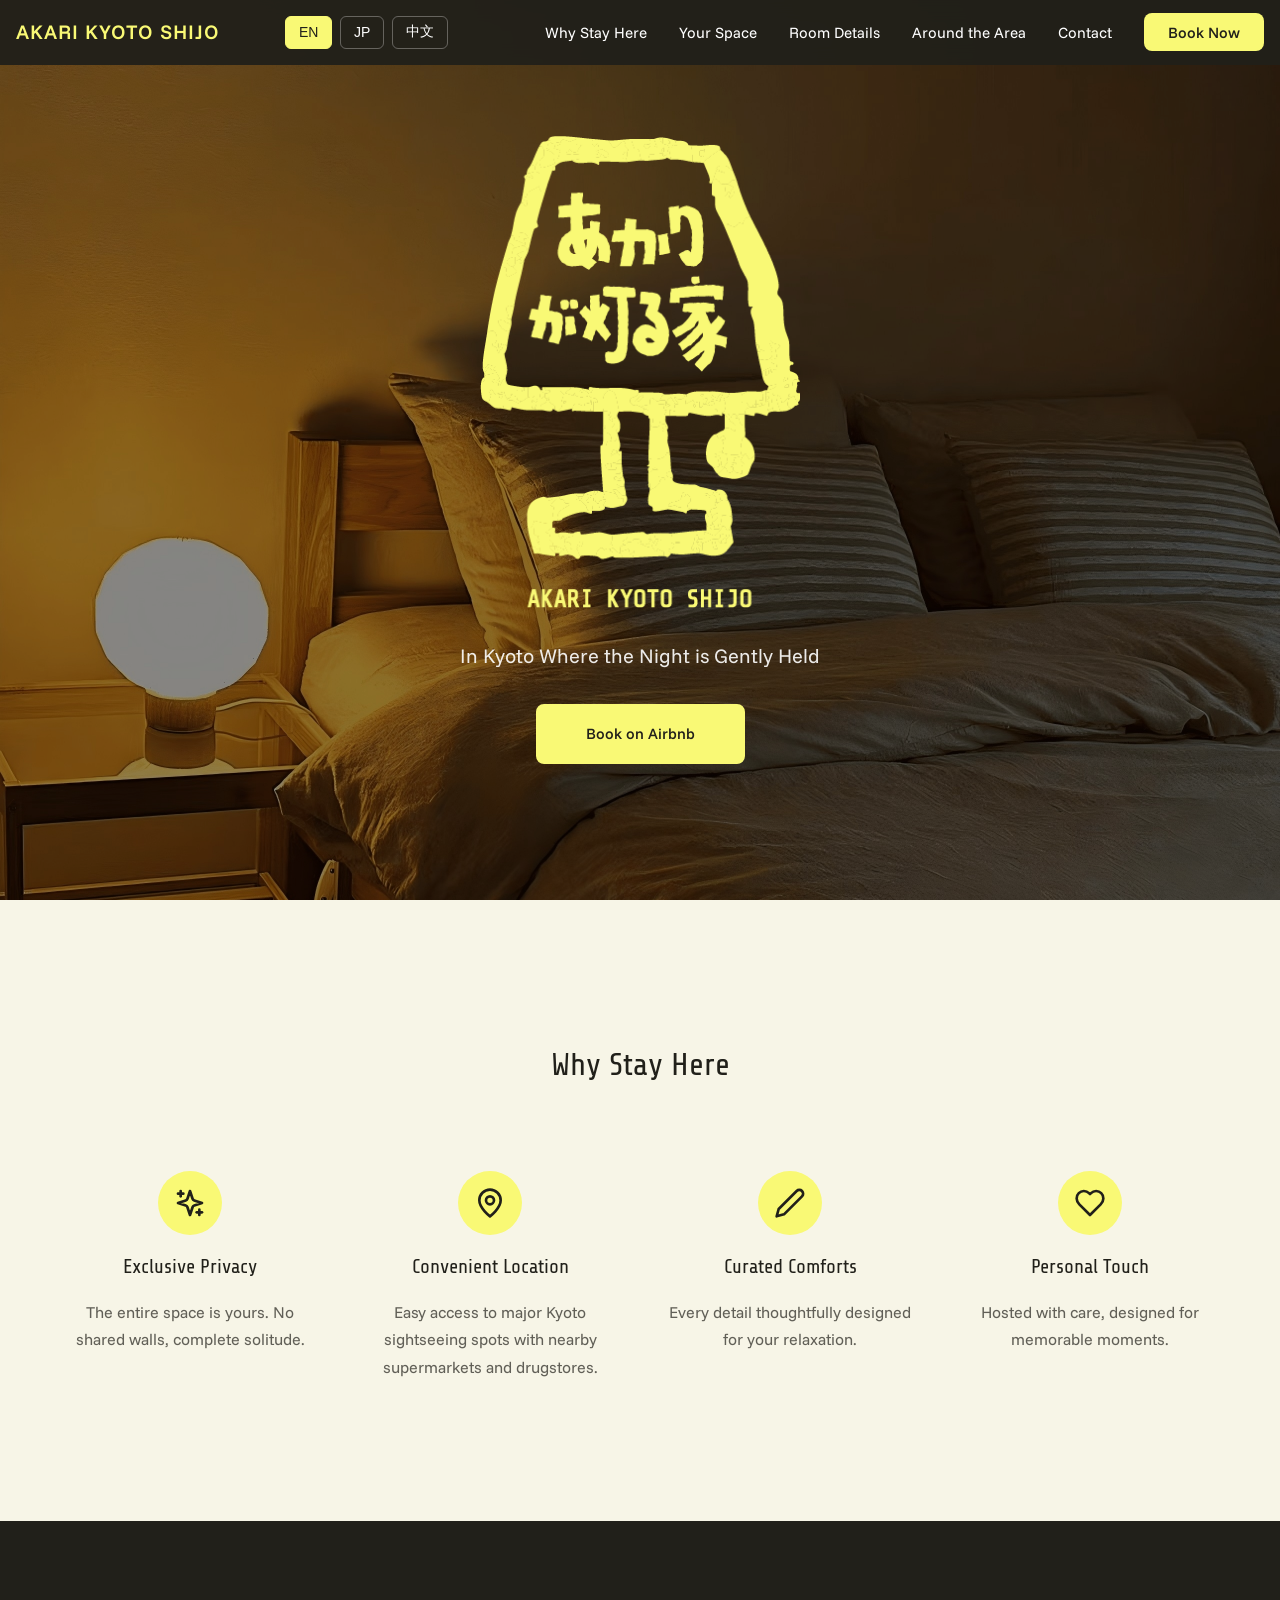
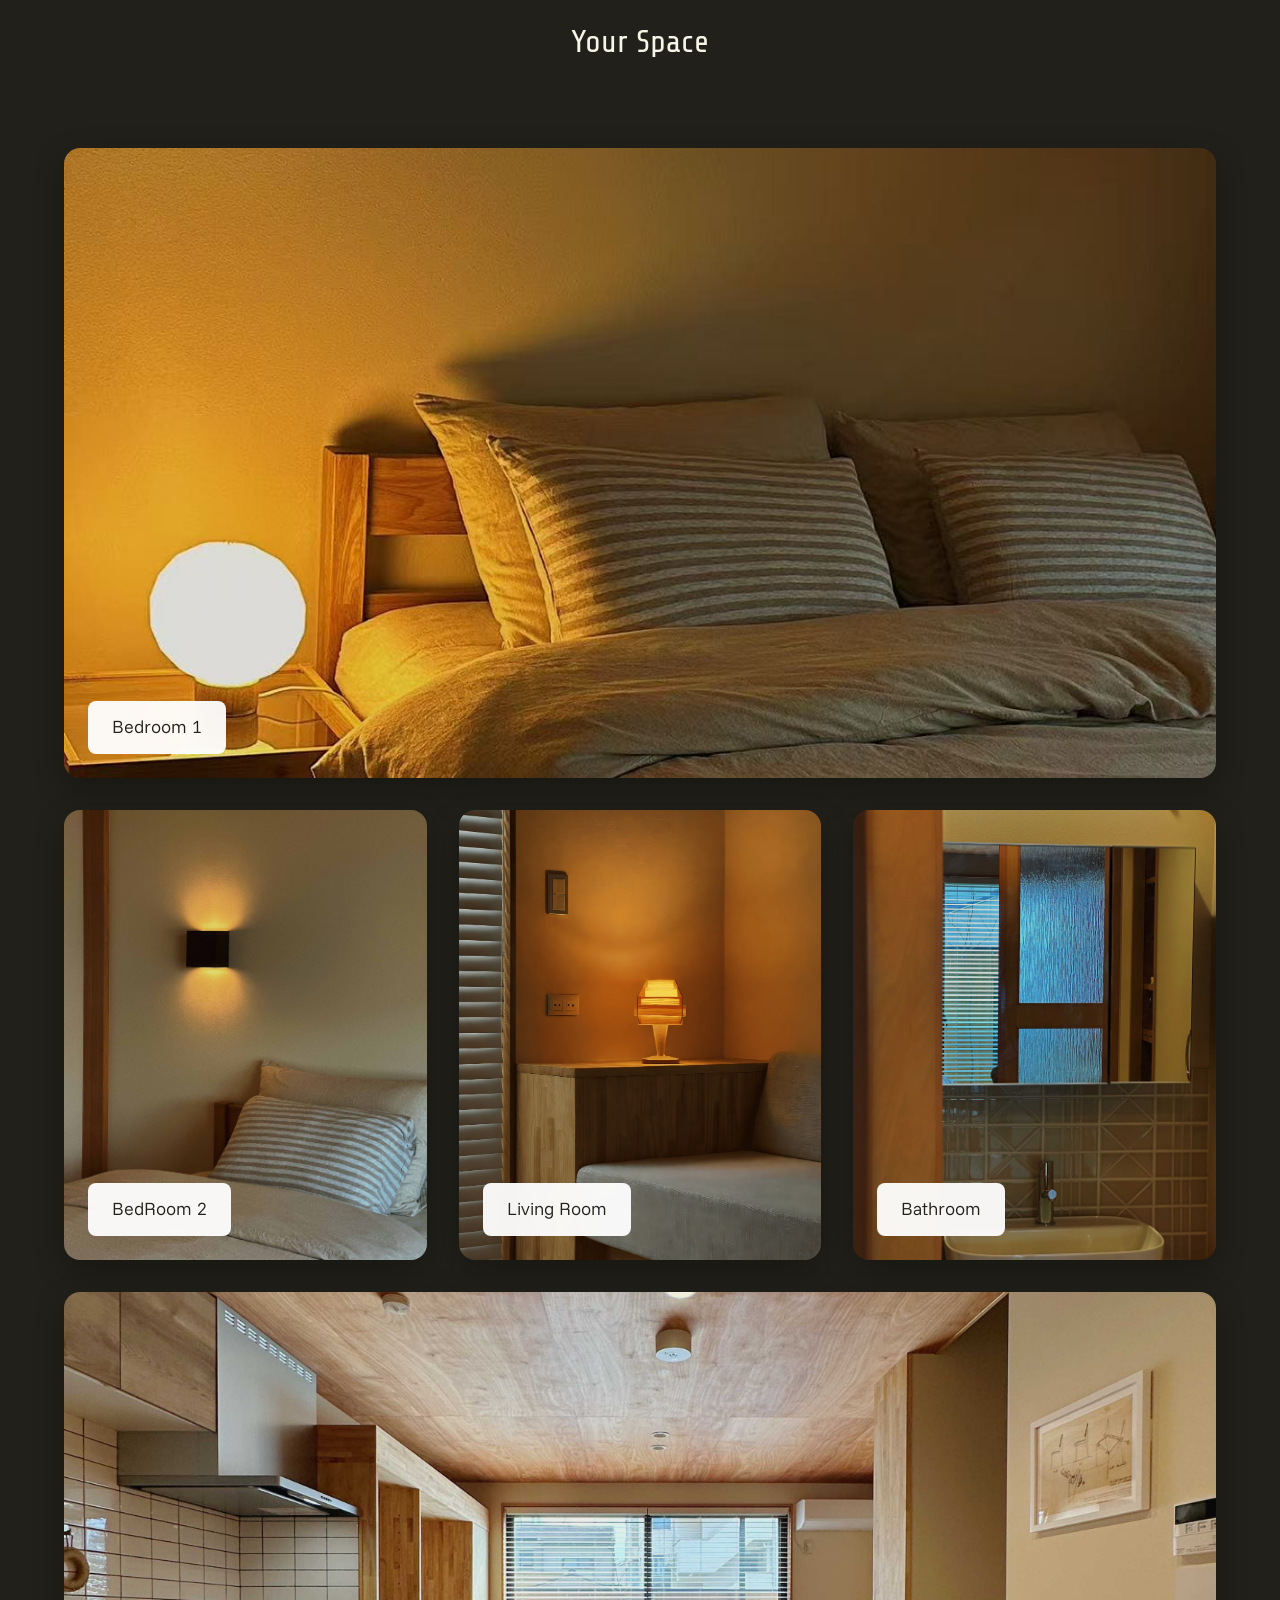
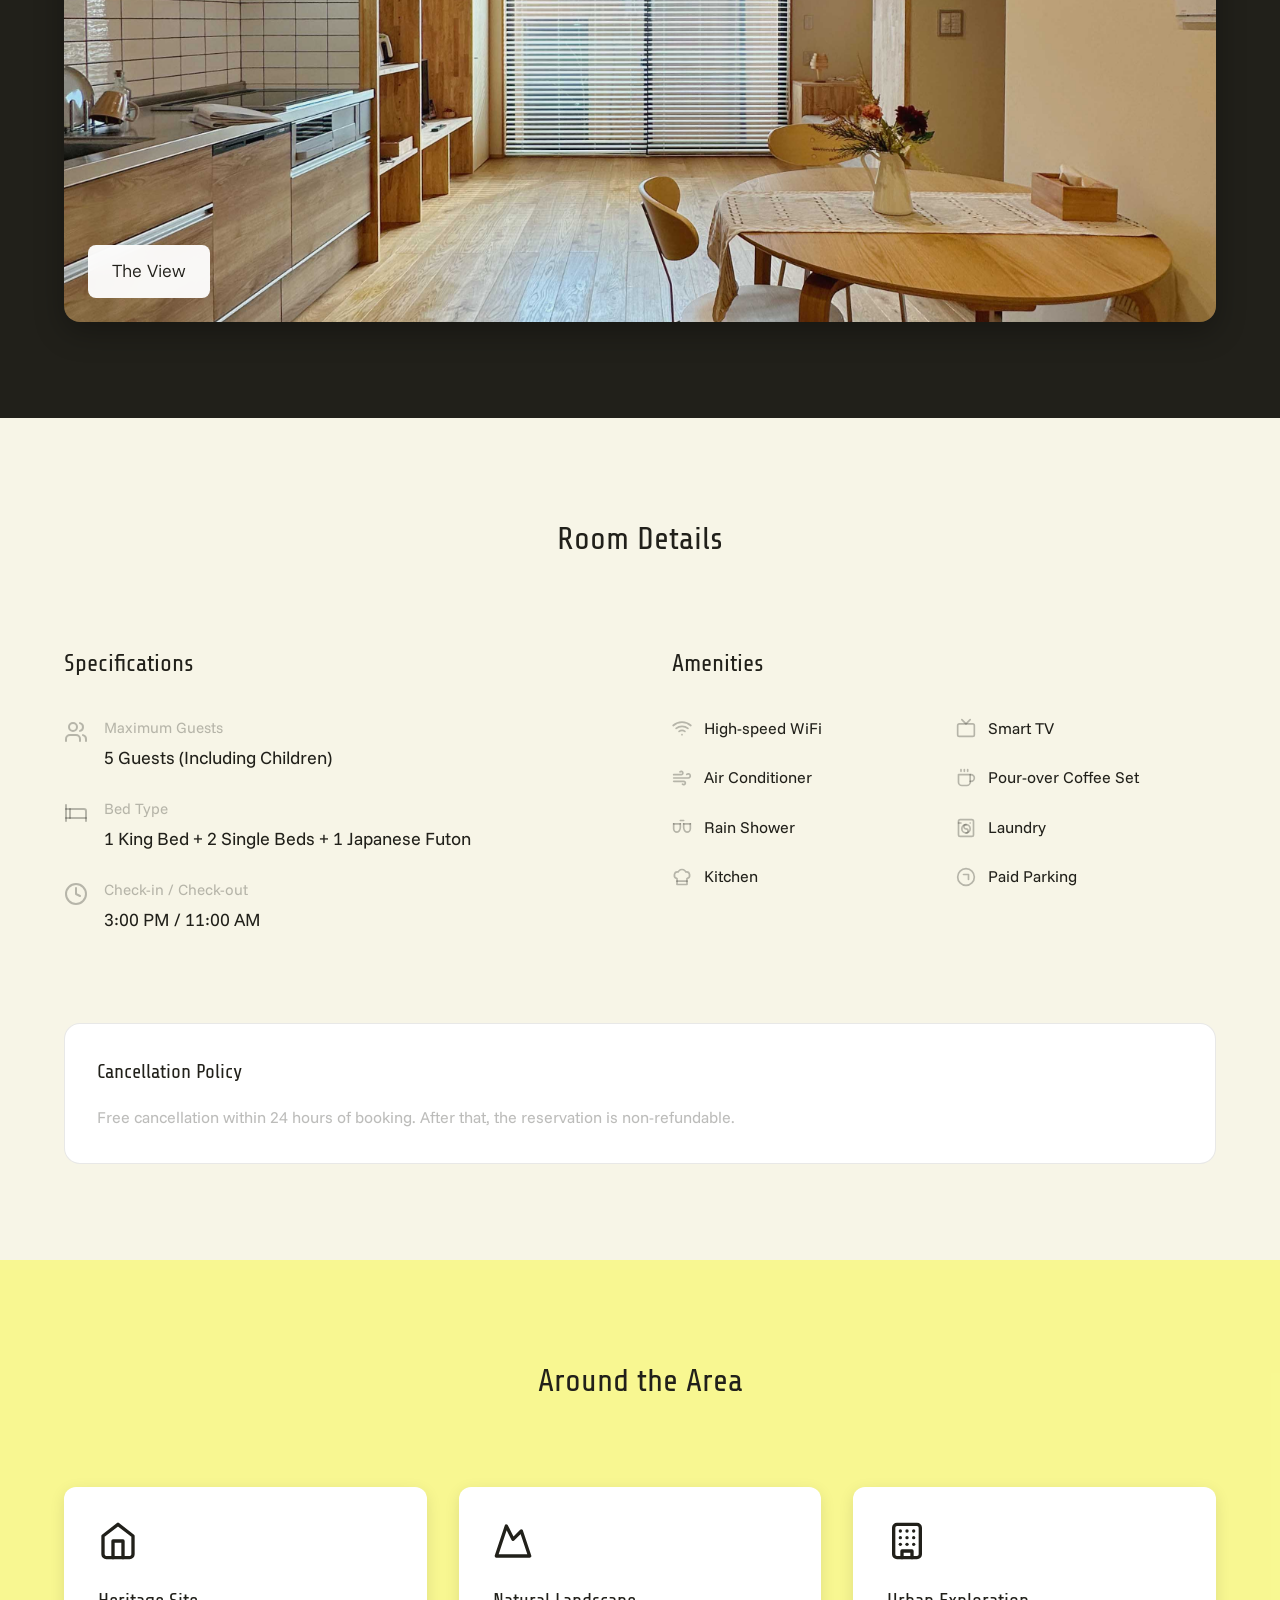
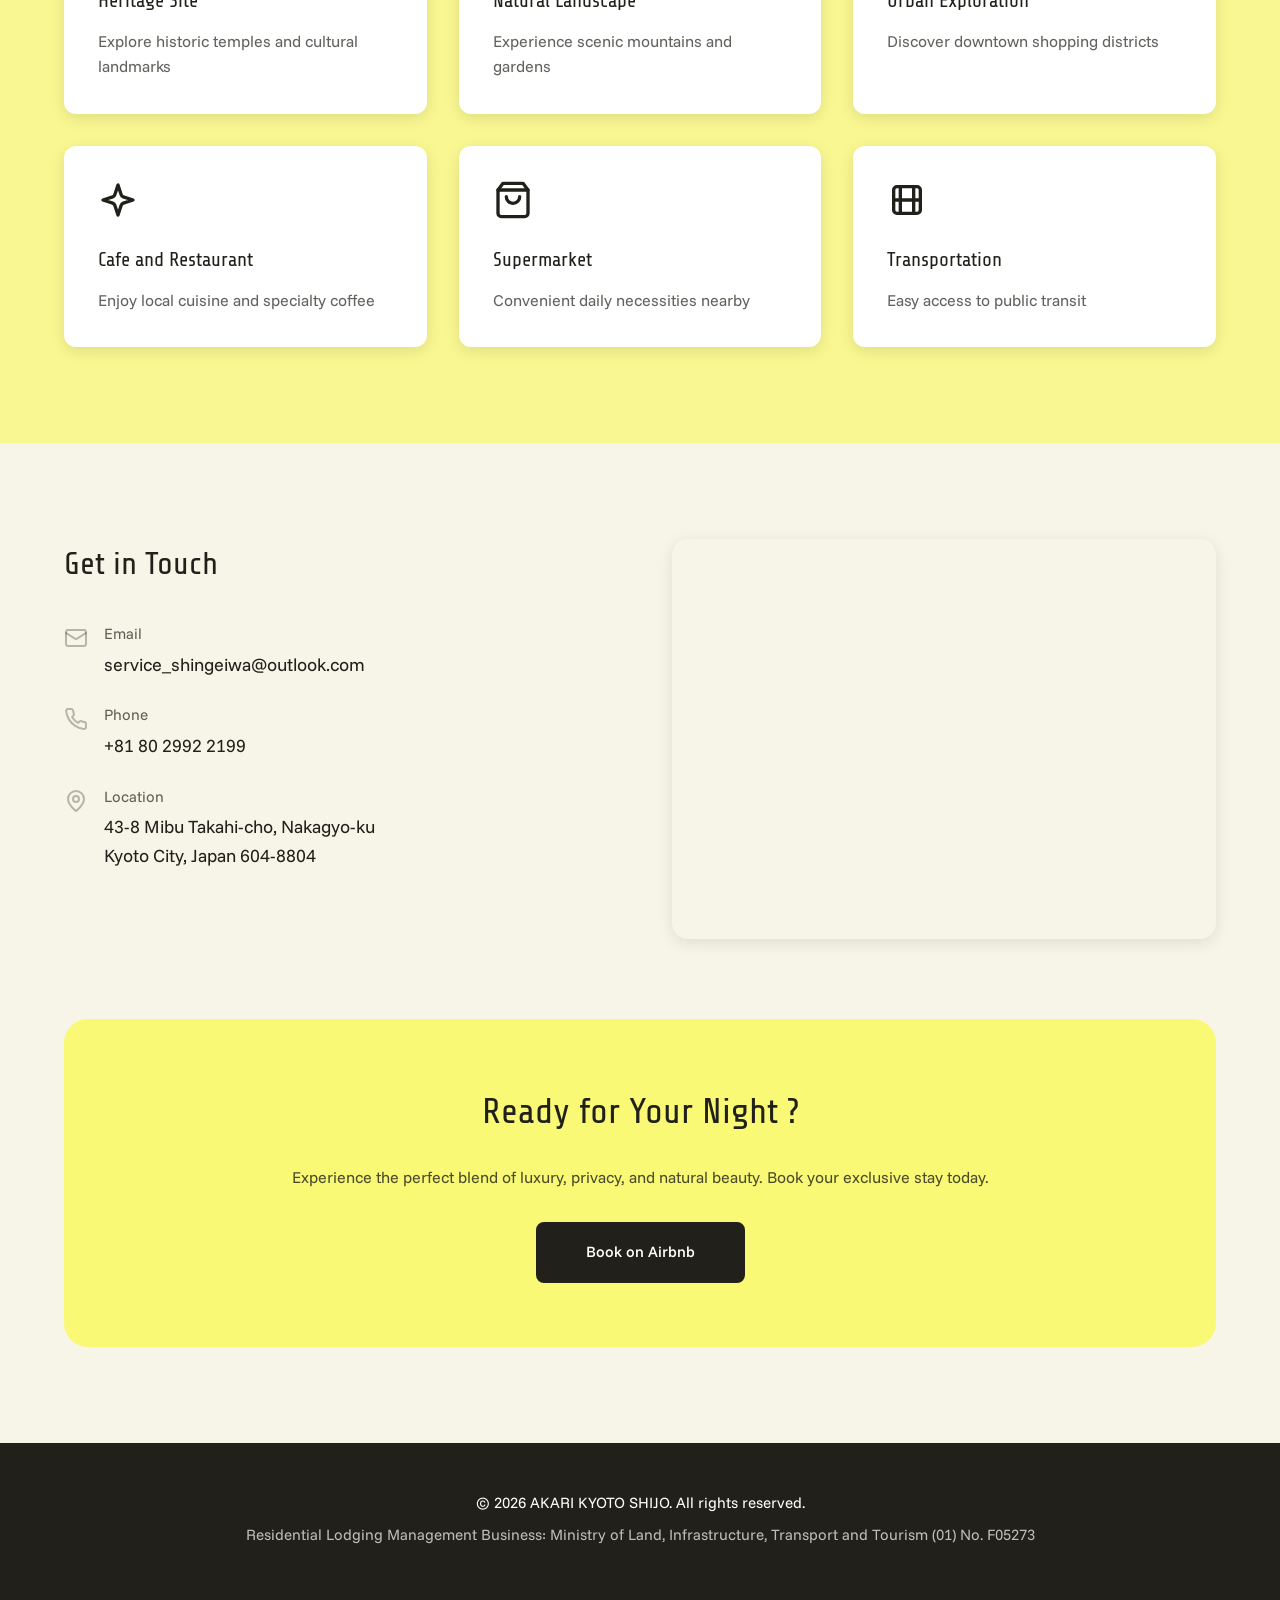
<file: index.html>
<!DOCTYPE html>
<html lang="en">
<head>
    <meta charset="UTF-8">
    <meta name="viewport" content="width=device-width, initial-scale=1.0">
    <meta name="description" content="AKARI KYOTO SHIJO - Exclusive boutique homestay in Kyoto with complete privacy and luxury amenities">
    <title>AKARI KYOTO SHIJO | Exclusive Boutique Homestay in Kyoto</title>
    <link rel="stylesheet" href="assets/css/style.css">
    <link rel="preconnect" href="https://fonts.googleapis.com">
    <link rel="preconnect" href="https://fonts.gstatic.com" crossorigin>
    <link href="https://fonts.googleapis.com/css2?family=Share+Tech&family=Funnel+Sans:wght@300;400;500;600&family=M+PLUS+1+Code:wght@300;400;500&family=M+PLUS+1:wght@500&family=Noto+Sans+SC:wght@300;400;500&display=swap" rel="stylesheet">
</head>
<body data-lang="EN">
    <!-- Navigation -->
    <nav class="navigation" id="navigation">
        <div class="nav-container">
            <!-- Logo will be added via CSS background or you can add img tag -->
            <div class="nav-logo">
                <a href="index.html">AKARI KYOTO SHIJO</a>
            </div>

            <!-- Language Switcher -->
            <div class="language-switcher">
                <button class="lang-btn active" data-lang="EN">EN</button>
                <button class="lang-btn" data-lang="JP">JP</button>
                <button class="lang-btn" data-lang="中文">中文</button>
            </div>

            <!-- Mobile Menu Toggle -->
            <button class="mobile-menu-toggle" id="mobile-menu-toggle">
                <span></span>
                <span></span>
                <span></span>
            </button>

            <!-- Navigation Menu -->
            <ul class="nav-menu" id="nav-menu">
                <li><a href="#why-stay" data-i18n="nav.whyStay">Why Stay Here</a></li>
                <li><a href="#your-space" data-i18n="nav.yourSpace">Your Space</a></li>
                <li><a href="#room-details" data-i18n="nav.roomDetails">Room Details</a></li>
                <li><a href="#area" data-i18n="nav.area">Around the Area</a></li>
                <li><a href="#contact" data-i18n="nav.contact">Contact</a></li>
                <li><a href="https://airbnb.cn/h/akari-kyoto-shijo" target="_blank" class="btn-book" data-i18n="nav.bookNow">Book Now</a></li>
            </ul>
        </div>
    </nav>

    <!-- Hero Section -->
    <section id="home" class="hero-section">
        <div class="hero-slideshow">
            <img src="assets/images/hero-1.jpg" alt="AKARI KYOTO SHIJO" class="hero-image active">
            <img src="assets/images/hero-2.jpg" alt="AKARI KYOTO SHIJO" class="hero-image">
            <img src="assets/images/hero-3.jpg" alt="AKARI KYOTO SHIJO" class="hero-image">
            <img src="assets/images/hero-4.jpg" alt="AKARI KYOTO SHIJO" class="hero-image">
            <div class="hero-overlay"></div>
        </div>
        
        <div class="hero-content">
            <img src="assets/images/logo.png" alt="AKARI KYOTO SHIJO" class="hero-logo">
            <p class="hero-tagline" data-i18n="hero.tagline">In Kyoto Where the Night is Gently Held</p>
            <a href="https://airbnb.cn/h/akari-kyoto-shijo" target="_blank" class="btn-primary" data-i18n="hero.cta">Book on Airbnb</a>
        </div>
    </section>

    <!-- Why Stay Here -->
    <section id="why-stay" class="why-stay-section">
        <div class="container">
            <h2 class="section-title" data-i18n="whyStay.title">Why Stay Here</h2>
            
            <div class="why-stay-grid">
                <div class="feature-card">
                    <div class="feature-icon">
                        <svg xmlns="http://www.w3.org/2000/svg" width="32" height="32" viewBox="0 0 24 24" fill="none" stroke="currentColor" stroke-width="2" stroke-linecap="round" stroke-linejoin="round"><path d="m12 3-1.912 5.813a2 2 0 0 1-1.275 1.275L3 12l5.813 1.912a2 2 0 0 1 1.275 1.275L12 21l1.912-5.813a2 2 0 0 1 1.275-1.275L21 12l-5.813-1.912a2 2 0 0 1-1.275-1.275L12 3Z"/><path d="M5 3v4"/><path d="M19 17v4"/><path d="M3 5h4"/><path d="M17 19h4"/></svg>
                    </div>
                    <h3 data-i18n="whyStay.privacy.title">Exclusive Privacy</h3>
                    <p data-i18n="whyStay.privacy.desc">The entire space is yours. No shared walls, complete solitude.</p>
                </div>

                <div class="feature-card">
                    <div class="feature-icon">
                        <svg xmlns="http://www.w3.org/2000/svg" width="32" height="32" viewBox="0 0 24 24" fill="none" stroke="currentColor" stroke-width="2" stroke-linecap="round" stroke-linejoin="round"><path d="M20 10c0 6-8 12-8 12s-8-6-8-12a8 8 0 0 1 16 0Z"/><circle cx="12" cy="10" r="3"/></svg>
                    </div>
                    <h3 data-i18n="whyStay.nature.title">Convenient Location</h3>
                    <p data-i18n="whyStay.nature.desc">Easy access to major Kyoto sightseeing spots with nearby supermarkets and drugstores.</p>
                </div>

                <div class="feature-card">
                    <div class="feature-icon">
                        <svg xmlns="http://www.w3.org/2000/svg" width="32" height="32" viewBox="0 0 24 24" fill="none" stroke="currentColor" stroke-width="2" stroke-linecap="round" stroke-linejoin="round"><path d="M17 3a2.828 2.828 0 1 1 4 4L7.5 20.5 2 22l1.5-5.5L17 3z"/></svg>
                    </div>
                    <h3 data-i18n="whyStay.comfort.title">Curated Comforts</h3>
                    <p data-i18n="whyStay.comfort.desc">Every detail thoughtfully designed for your relaxation.</p>
                </div>

                <div class="feature-card">
                    <div class="feature-icon">
                        <svg xmlns="http://www.w3.org/2000/svg" width="32" height="32" viewBox="0 0 24 24" fill="none" stroke="currentColor" stroke-width="2" stroke-linecap="round" stroke-linejoin="round"><path d="M20.42 4.58a5.4 5.4 0 0 0-7.65 0l-.77.78-.77-.78a5.4 5.4 0 0 0-7.65 0C1.46 6.7 1.33 10.28 4 13l8 8 8-8c2.67-2.72 2.54-6.3.42-8.42z"/></svg>
                    </div>
                    <h3 data-i18n="whyStay.touch.title">Personal Touch</h3>
                    <p data-i18n="whyStay.touch.desc">Hosted with care, designed for memorable moments.</p>
                </div>
            </div>
        </div>
    </section>

    <!-- Space Gallery -->
    <section id="your-space" class="space-section">
        <div class="container">
            <h2 class="section-title light" data-i18n="space.title">Your Space</h2>

            <div class="space-grid">
                <!-- Bedroom 1 (Full Width) -->
                <div class="space-item full-width" data-gallery="bedroom1">
                    <img src="assets/images/bedroom1-main.jpg" alt="Bedroom 1">
                    <div class="space-label">
                        <p data-i18n="space.bedroom1">Bedroom 1</p>
                    </div>
                </div>

                <!-- Grid Row -->
                <div class="space-item" data-gallery="bedroom2">
                    <img src="assets/images/bedroom2-main.jpg" alt="Bedroom 2">
                    <div class="space-label">
                        <p data-i18n="space.bedroom2">Bedroom 2</p>
                    </div>
                </div>

                <div class="space-item" data-gallery="livingRoom">
                    <img src="assets/images/living-main.jpg" alt="Living Room">
                    <div class="space-label">
                        <p data-i18n="space.livingRoom">Living Room</p>
                    </div>
                </div>

                <div class="space-item" data-gallery="bathroom">
                    <img src="assets/images/bathroom-main.jpg" alt="Bathroom">
                    <div class="space-label">
                        <p data-i18n="space.bathroom">Bathroom</p>
                    </div>
                </div>

                <!-- View (Full Width) -->
                <div class="space-item full-width" data-gallery="view">
                    <img src="assets/images/view-main.jpg" alt="The View">
                    <div class="space-label">
                        <p data-i18n="space.view">The View</p>
                    </div>
                </div>
            </div>
        </div>
    </section>

    <!-- Gallery Modal -->
    <div id="gallery-modal" class="gallery-modal">
        <div class="gallery-modal-content">
            <button class="gallery-close">&times;</button>
            <h3 id="gallery-title"></h3>
            <div class="gallery-slideshow">
                <button class="gallery-prev">&#10094;</button>
                <div class="gallery-images" id="gallery-images"></div>
                <button class="gallery-next">&#10095;</button>
            </div>
        </div>
    </div>

    <!-- Room Details -->
    <section id="room-details" class="room-details-section">
        <div class="container">
            <h2 class="section-title" data-i18n="roomDetails.title">Room Details</h2>

            <div class="room-details-grid">
                <!-- Specifications -->
                <div class="room-specs">
                    <h3 data-i18n="roomDetails.specs">Specifications</h3>
                    
                    <div class="spec-item">
                        <svg xmlns="http://www.w3.org/2000/svg" width="24" height="24" viewBox="0 0 24 24" fill="none" stroke="currentColor" stroke-width="2" stroke-linecap="round" stroke-linejoin="round"><path d="M16 21v-2a4 4 0 0 0-4-4H6a4 4 0 0 0-4 4v2"/><circle cx="9" cy="7" r="4"/><path d="M22 21v-2a4 4 0 0 0-3-3.87"/><path d="M16 3.13a4 4 0 0 1 0 7.75"/></svg>
                        <div>
                            <p class="label" data-i18n="roomDetails.maxGuests">Maximum Guests</p>
                            <p class="value" data-i18n="roomDetails.maxGuestsValue">5 Guests (Including Children)</p>
                        </div>
                    </div>

                    <div class="spec-item">
                        <svg xmlns="http://www.w3.org/2000/svg" width="24" height="24" viewBox="0 0 24 24" fill="none" stroke="currentColor" stroke-width="2" stroke-linecap="round" stroke-linejoin="round"><path d="M2 4v16"/><path d="M2 8h18a2 2 0 0 1 2 2v10"/><path d="M2 17h20"/><path d="M6 8v9"/></svg>
                        <div>
                            <p class="label" data-i18n="roomDetails.bedType">Bed Type</p>
                            <p class="value" data-i18n="roomDetails.bedTypeValue">1 King Bed + 2 Single Beds + 1 Japanese Futon</p>
                        </div>
                    </div>

                    <div class="spec-item">
                        <svg xmlns="http://www.w3.org/2000/svg" width="24" height="24" viewBox="0 0 24 24" fill="none" stroke="currentColor" stroke-width="2" stroke-linecap="round" stroke-linejoin="round"><circle cx="12" cy="12" r="10"/><polyline points="12 6 12 12 16 14"/></svg>
                        <div>
                            <p class="label" data-i18n="roomDetails.checkInOut">Check-in / Check-out</p>
                            <p class="value" data-i18n="roomDetails.checkInOutValue">3:00 PM / 11:00 AM</p>
                        </div>
                    </div>
                </div>

                <!-- Amenities -->
                <div class="room-amenities">
                    <h3 data-i18n="roomDetails.amenities">Amenities</h3>
                    
                    <div class="amenities-grid">
                        <div class="amenity-item">
                            <svg xmlns="http://www.w3.org/2000/svg" width="20" height="20" viewBox="0 0 24 24" fill="none" stroke="currentColor" stroke-width="2" stroke-linecap="round" stroke-linejoin="round"><path d="M5 12.55a11 11 0 0 1 14.08 0"/><path d="M1.42 9a16 16 0 0 1 21.16 0"/><path d="M8.53 16.11a6 6 0 0 1 6.95 0"/><line x1="12" y1="20" x2="12.01" y2="20"/></svg>
                            <span data-i18n="roomDetails.wifi">High-speed WiFi</span>
                        </div>
                        <div class="amenity-item">
                            <svg xmlns="http://www.w3.org/2000/svg" width="20" height="20" viewBox="0 0 24 24" fill="none" stroke="currentColor" stroke-width="2" stroke-linecap="round" stroke-linejoin="round"><rect x="2" y="7" width="20" height="15" rx="2" ry="2"/><polyline points="17 2 12 7 7 2"/></svg>
                            <span data-i18n="roomDetails.tv">Smart TV</span>
                        </div>
                        <div class="amenity-item">
                            <svg xmlns="http://www.w3.org/2000/svg" width="20" height="20" viewBox="0 0 24 24" fill="none" stroke="currentColor" stroke-width="2" stroke-linecap="round" stroke-linejoin="round"><path d="M17.7 7.7a2.5 2.5 0 1 1 1.8 4.3H2"/><path d="M9.6 4.6A2 2 0 1 1 11 8H2"/><path d="M12.6 19.4A2 2 0 1 0 14 16H2"/></svg>
                            <span data-i18n="roomDetails.ac">Air Conditioner</span>
                        </div>
                        <div class="amenity-item">
                            <svg xmlns="http://www.w3.org/2000/svg" width="20" height="20" viewBox="0 0 24 24" fill="none" stroke="currentColor" stroke-width="2" stroke-linecap="round" stroke-linejoin="round"><path d="M17 8h1a4 4 0 1 1 0 8h-1"/><path d="M3 8h14v9a4 4 0 0 1-4 4H7a4 4 0 0 1-4-4Z"/><line x1="6" y1="2" x2="6" y2="4"/><line x1="10" y1="2" x2="10" y2="4"/><line x1="14" y1="2" x2="14" y2="4"/></svg>
                            <span data-i18n="roomDetails.coffee">Pour-over Coffee Set</span>
                        </div>
                        <div class="amenity-item">
                            <svg xmlns="http://www.w3.org/2000/svg" width="20" height="20" viewBox="0 0 24 24" fill="none" stroke="currentColor" stroke-width="2" stroke-linecap="round" stroke-linejoin="round"><path d="M10 3h4"/><path d="M10 7v4c0 3.3-2 6-4 6a4 4 0 0 1-4-4V7"/><line x1="2" y1="7" x2="10" y2="7"/><path d="M14 7v4c0 3.3 2 6 4 6a4 4 0 0 0 4-4V7"/><line x1="14" y1="7" x2="22" y2="7"/></svg>
                            <span data-i18n="roomDetails.shower">Rain Shower</span>
                        </div>
                        <div class="amenity-item">
                            <svg xmlns="http://www.w3.org/2000/svg" width="20" height="20" viewBox="0 0 24 24" fill="none" stroke="currentColor" stroke-width="2" stroke-linecap="round" stroke-linejoin="round"><path d="M3 6h3"/><path d="M17 6h.01"/><rect width="18" height="20" x="3" y="2" rx="2"/><circle cx="12" cy="13" r="5"/><path d="M12 18a2.5 2.5 0 0 0 0-5 2.5 2.5 0 0 1 0-5"/></svg>
                            <span data-i18n="roomDetails.laundry">Laundry</span>
                        </div>
                        <div class="amenity-item">
                            <svg xmlns="http://www.w3.org/2000/svg" width="20" height="20" viewBox="0 0 24 24" fill="none" stroke="currentColor" stroke-width="2" stroke-linecap="round" stroke-linejoin="round"><path d="M6 13.87A4 4 0 0 1 7.41 6a5.11 5.11 0 0 1 1.05-1.54 5 5 0 0 1 7.08 0A5.11 5.11 0 0 1 16.59 6 4 4 0 0 1 18 13.87V21H6Z"/><line x1="6" y1="17" x2="18" y2="17"/></svg>
                            <span data-i18n="roomDetails.supermarket">Kitchen</span>
                        </div>
                        <div class="amenity-item">
                            <svg xmlns="http://www.w3.org/2000/svg" width="20" height="20" viewBox="0 0 24 24" fill="none" stroke="currentColor" stroke-width="2" stroke-linecap="round" stroke-linejoin="round"><circle cx="12" cy="12" r="10"/><path d="M9 9h6v6"/></svg>
                            <span data-i18n="roomDetails.parking">Paid Parking</span>
                        </div>
                    </div>
                </div>
            </div>

            <!-- Cancellation Policy -->
            <div class="cancellation-policy">
                <h3 data-i18n="roomDetails.cancellation">Cancellation Policy</h3>
                <p data-i18n="roomDetails.cancellationText">Free cancellation within 24 hours of booking. After that, the reservation is non-refundable.</p>
            </div>
        </div>
    </section>

    <!-- Around the Area -->
    <section id="area" class="area-section">
        <div class="container">
            <h2 class="section-title" data-i18n="area.title">Around the Area</h2>

            <div class="area-grid">
                <a href="heritage-site.html" class="area-card">
                    <svg xmlns="http://www.w3.org/2000/svg" width="40" height="40" viewBox="0 0 24 24" fill="none" stroke="currentColor" stroke-width="2" stroke-linecap="round" stroke-linejoin="round"><path d="M3 9l9-7 9 7v11a2 2 0 0 1-2 2H5a2 2 0 0 1-2-2z"/><polyline points="9 22 9 12 15 12 15 22"/></svg>
                    <h3 data-i18n="area.heritage.title">Heritage Site</h3>
                    <p data-i18n="area.heritage.desc">Explore historic temples and cultural landmarks</p>
                </a>

                <a href="natural-landscape.html" class="area-card">
                    <svg xmlns="http://www.w3.org/2000/svg" width="40" height="40" viewBox="0 0 24 24" fill="none" stroke="currentColor" stroke-width="2" stroke-linecap="round" stroke-linejoin="round"><path d="m8 3 4 8 5-5 5 15H2L8 3z"/></svg>
                    <h3 data-i18n="area.nature.title">Natural Landscape</h3>
                    <p data-i18n="area.nature.desc">Experience scenic mountains and gardens</p>
                </a>

                <a href="urban-exploration.html" class="area-card">
                    <svg xmlns="http://www.w3.org/2000/svg" width="40" height="40" viewBox="0 0 24 24" fill="none" stroke="currentColor" stroke-width="2" stroke-linecap="round" stroke-linejoin="round"><rect width="16" height="20" x="4" y="2" rx="2" ry="2"/><path d="M9 22v-4h6v4"/><path d="M8 6h.01"/><path d="M16 6h.01"/><path d="M12 6h.01"/><path d="M12 10h.01"/><path d="M12 14h.01"/><path d="M16 10h.01"/><path d="M16 14h.01"/><path d="M8 10h.01"/><path d="M8 14h.01"/></svg>
                    <h3 data-i18n="area.urban.title">Urban Exploration</h3>
                    <p data-i18n="area.urban.desc">Discover downtown shopping districts</p>
                </a>

                <a href="cafe-restaurant.html" class="area-card">
                    <svg xmlns="http://www.w3.org/2000/svg" width="40" height="40" viewBox="0 0 24 24" fill="none" stroke="currentColor" stroke-width="2" stroke-linecap="round" stroke-linejoin="round"><path d="m12 3-1.912 5.813a2 2 0 0 1-1.275 1.275L3 12l5.813 1.912a2 2 0 0 1 1.275 1.275L12 21l1.912-5.813a2 2 0 0 1 1.275-1.275L21 12l-5.813-1.912a2 2 0 0 1-1.275-1.275L12 3Z"/></svg>
                    <h3 data-i18n="area.cafe.title">Cafe and Restaurant</h3>
                    <p data-i18n="area.cafe.desc">Enjoy local cuisine and specialty coffee</p>
                </a>

                <a href="supermarket.html" class="area-card">
                    <svg xmlns="http://www.w3.org/2000/svg" width="40" height="40" viewBox="0 0 24 24" fill="none" stroke="currentColor" stroke-width="2" stroke-linecap="round" stroke-linejoin="round"><path d="M6 2L3 6v14a2 2 0 0 0 2 2h14a2 2 0 0 0 2-2V6l-3-4z"/><line x1="3" y1="6" x2="21" y2="6"/><path d="M16 10a4 4 0 0 1-8 0"/></svg>
                    <h3 data-i18n="area.supermarket.title">Supermarket</h3>
                    <p data-i18n="area.supermarket.desc">Convenient daily necessities nearby</p>
                </a>

                <a href="transportation.html" class="area-card">
                    <svg xmlns="http://www.w3.org/2000/svg" width="40" height="40" viewBox="0 0 24 24" fill="none" stroke="currentColor" stroke-width="2" stroke-linecap="round" stroke-linejoin="round"><rect x="4" y="4" width="16" height="16" rx="2"/><path d="M4 12h16"/><path d="M8 4v16"/><path d="M16 4v16"/></svg>
                    <h3 data-i18n="area.transport.title">Transportation</h3>
                    <p data-i18n="area.transport.desc">Easy access to public transit</p>
                </a>
            </div>
        </div>
    </section>

    <!-- Contact Section -->
    <section id="contact" class="contact-section">
        <div class="container">
            <div class="contact-grid">
                <!-- Contact Info -->
                <div class="contact-info">
                    <h2 data-i18n="contact.title">Get in Touch</h2>
                    
                    <div class="contact-item">
                        <svg xmlns="http://www.w3.org/2000/svg" width="24" height="24" viewBox="0 0 24 24" fill="none" stroke="currentColor" stroke-width="2" stroke-linecap="round" stroke-linejoin="round"><rect width="20" height="16" x="2" y="4" rx="2"/><path d="m2 7 8.97 5.7a1.94 1.94 0 0 0 2.06 0L22 7"/></svg>
                        <div>
                            <p class="label" data-i18n="contact.email">Email</p>
                            <a href="mailto:service_shingeiwa@outlook.com">service_shingeiwa@outlook.com</a>
                        </div>
                    </div>

                    <div class="contact-item">
                        <svg xmlns="http://www.w3.org/2000/svg" width="24" height="24" viewBox="0 0 24 24" fill="none" stroke="currentColor" stroke-width="2" stroke-linecap="round" stroke-linejoin="round"><path d="M22 16.92v3a2 2 0 0 1-2.18 2 19.79 19.79 0 0 1-8.63-3.07 19.5 19.5 0 0 1-6-6 19.79 19.79 0 0 1-3.07-8.67A2 2 0 0 1 4.11 2h3a2 2 0 0 1 2 1.72 12.84 12.84 0 0 0 .7 2.81 2 2 0 0 1-.45 2.11L8.09 9.91a16 16 0 0 0 6 6l1.27-1.27a2 2 0 0 1 2.11-.45 12.84 12.84 0 0 0 2.81.7A2 2 0 0 1 22 16.92z"/></svg>
                        <div>
                            <p class="label" data-i18n="contact.phone">Phone</p>
                            <a href="tel:+81802992199">+81 80 2992 2199</a>
                        </div>
                    </div>

                    <div class="contact-item">
                        <svg xmlns="http://www.w3.org/2000/svg" width="24" height="24" viewBox="0 0 24 24" fill="none" stroke="currentColor" stroke-width="2" stroke-linecap="round" stroke-linejoin="round"><path d="M20 10c0 6-8 12-8 12s-8-6-8-12a8 8 0 0 1 16 0Z"/><circle cx="12" cy="10" r="3"/></svg>
                        <div>
                            <p class="label" data-i18n="contact.location">Location</p>
                            <p data-i18n="contact.address">43-8 Mibu Takahi-cho, Nakagyo-ku<br>Kyoto City, Japan 604-8804</p>
                        </div>
                    </div>
                </div>

                <!-- Map -->
                <div class="contact-map">
                    <iframe 
                        src="https://www.google.com/maps/embed?pb=!1m18!1m12!1m3!1d3268.0746865988226!2d135.74417!3d35.00194!2m3!1f0!2f0!3f0!3m2!1i1024!2i768!4f13.1!3m3!1m2!1s0x600108c3c3c3c3%3A0x0!2zMzXCsDAwJzA3LjAiTiAxMzXCsDQ0JzM5LjAiRQ!5e0!3m2!1sen!2sjp!4v1234567890"
                        width="100%"
                        height="100%"
                        style="border:0;"
                        allowfullscreen
                        loading="lazy"
                        referrerpolicy="no-referrer-when-downgrade"
                        title="AKARI KYOTO SHIJO Location">
                    </iframe>
                </div>
            </div>

            <!-- Final CTA -->
            <div class="final-cta">
                <h2 data-i18n="contact.ctaTitle">Ready for Your Night ?</h2>
                <p data-i18n="contact.ctaDesc">Experience the perfect blend of luxury, privacy, and natural beauty. Book your exclusive stay today.</p>
                <a href="https://airbnb.cn/h/akari-kyoto-shijo" target="_blank" class="btn-secondary" data-i18n="contact.ctaButton">Book on Airbnb</a>
            </div>
        </div>
    </section>

    <!-- Footer -->
    <footer class="footer">
        <div class="container">
            <p data-i18n="footer.copyright">© 2026 AKARI KYOTO SHIJO. All rights reserved.</p>
            <p class="footer-registration" data-i18n="footer.registration">Residential Lodging Management Business: Ministry of Land, Infrastructure, Transport and Tourism (01) No. F05273</p>
        </div>
    </footer>

    <script src="assets/js/translations.js"></script>
    <script src="assets/js/script.js"></script>
</body>
</html>
</file>
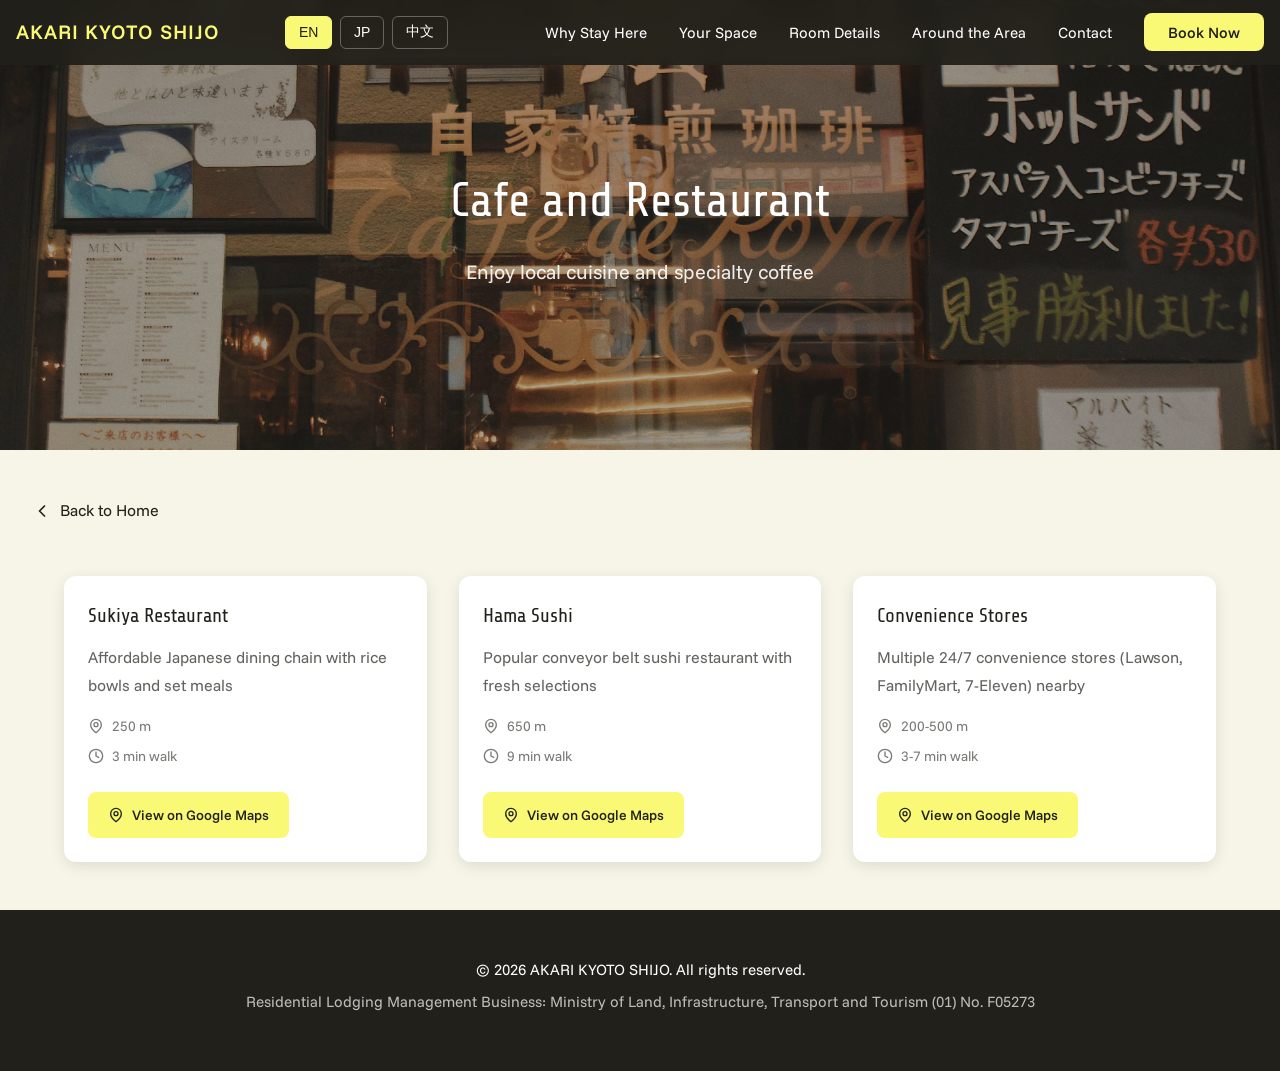
<file: cafe-restaurant.html>
<!DOCTYPE html>
<html lang="en">
<head>
    <meta charset="UTF-8">
    <meta name="viewport" content="width=device-width, initial-scale=1.0">
    <meta name="description" content="Cafes and Restaurants near AKARI KYOTO SHIJO - Enjoy local cuisine and specialty coffee">
    <title>Cafes & Restaurants | AKARI KYOTO SHIJO</title>
    <link rel="stylesheet" href="assets/css/style.css">
    <link rel="preconnect" href="https://fonts.googleapis.com">
    <link rel="preconnect" href="https://fonts.gstatic.com" crossorigin>
    <link href="https://fonts.googleapis.com/css2?family=Share+Tech&family=Funnel+Sans:wght@300;400;500;600&family=M+PLUS+1+Code:wght@300;400;500&family=M+PLUS+1:wght@500&family=Noto+Sans+SC:wght@300;400;500&display=swap" rel="stylesheet">
</head>
<body data-lang="EN" class="detail-page">
    <!-- Navigation -->
    <nav class="navigation" id="navigation">
        <div class="nav-container">
            <div class="nav-logo">
                <a href="index.html">AKARI KYOTO SHIJO</a>
            </div>

            <!-- Language Switcher -->
            <div class="language-switcher">
                <button class="lang-btn active" data-lang="EN">EN</button>
                <button class="lang-btn" data-lang="JP">JP</button>
                <button class="lang-btn" data-lang="中文">中文</button>
            </div>

            <!-- Mobile Menu Toggle -->
            <button class="mobile-menu-toggle" id="mobile-menu-toggle">
                <span></span>
                <span></span>
                <span></span>
            </button>

            <!-- Navigation Menu -->
            <ul class="nav-menu" id="nav-menu">
                <li><a href="index.html#why-stay" data-i18n="nav.whyStay">Why Stay Here</a></li>
                <li><a href="index.html#your-space" data-i18n="nav.yourSpace">Your Space</a></li>
                <li><a href="index.html#room-details" data-i18n="nav.roomDetails">Room Details</a></li>
                <li><a href="index.html#area" data-i18n="nav.area">Around the Area</a></li>
                <li><a href="index.html#contact" data-i18n="nav.contact">Contact</a></li>
                <li><a href="https://airbnb.cn/h/akari-kyoto-shijo" target="_blank" class="btn-book" data-i18n="nav.bookNow">Book Now</a></li>
            </ul>
        </div>
    </nav>

    <!-- Hero Section -->
    <section class="detail-hero">
        <img src="assets/images/cafe-bg.jpg" alt="Cafes and Restaurants in Kyoto">
        <div class="detail-hero-content">
            <h1 data-i18n-heritage="title">Cafe and Restaurant</h1>
            <p data-i18n-heritage="desc">Enjoy local cuisine and specialty coffee</p>
        </div>
    </section>

    <!-- Back to Home Link -->
    <div class="container">
        <a href="index.html" class="back-link">
            <svg xmlns="http://www.w3.org/2000/svg" width="20" height="20" viewBox="0 0 24 24" fill="none" stroke="currentColor" stroke-width="2" stroke-linecap="round" stroke-linejoin="round"><path d="m15 18-6-6 6-6"/></svg>
            <span data-i18n="detailPage.backToHome">Back to Home</span>
        </a>
    </div>

    <!-- Destinations Content -->
    <section class="detail-content">
        <div class="container">
            <div class="destination-grid" id="cafe-destinations">
                <!-- Destinations will be populated by JavaScript based on language -->
            </div>
        </div>
    </section>

    <!-- Footer -->
    <footer class="footer">
        <div class="container">
            <p data-i18n="footer.copyright">© 2026 AKARI KYOTO SHIJO. All rights reserved.</p>
            <p class="footer-registration" data-i18n="footer.registration">Residential Lodging Management Business: Ministry of Land, Infrastructure, Transport and Tourism (01) No. F05273</p>
        </div>
    </footer>

    <script src="assets/js/translations.js"></script>
    <script src="assets/js/detail-pages.js"></script>
    <script src="assets/js/script.js"></script>
</body>
</html>
</file>
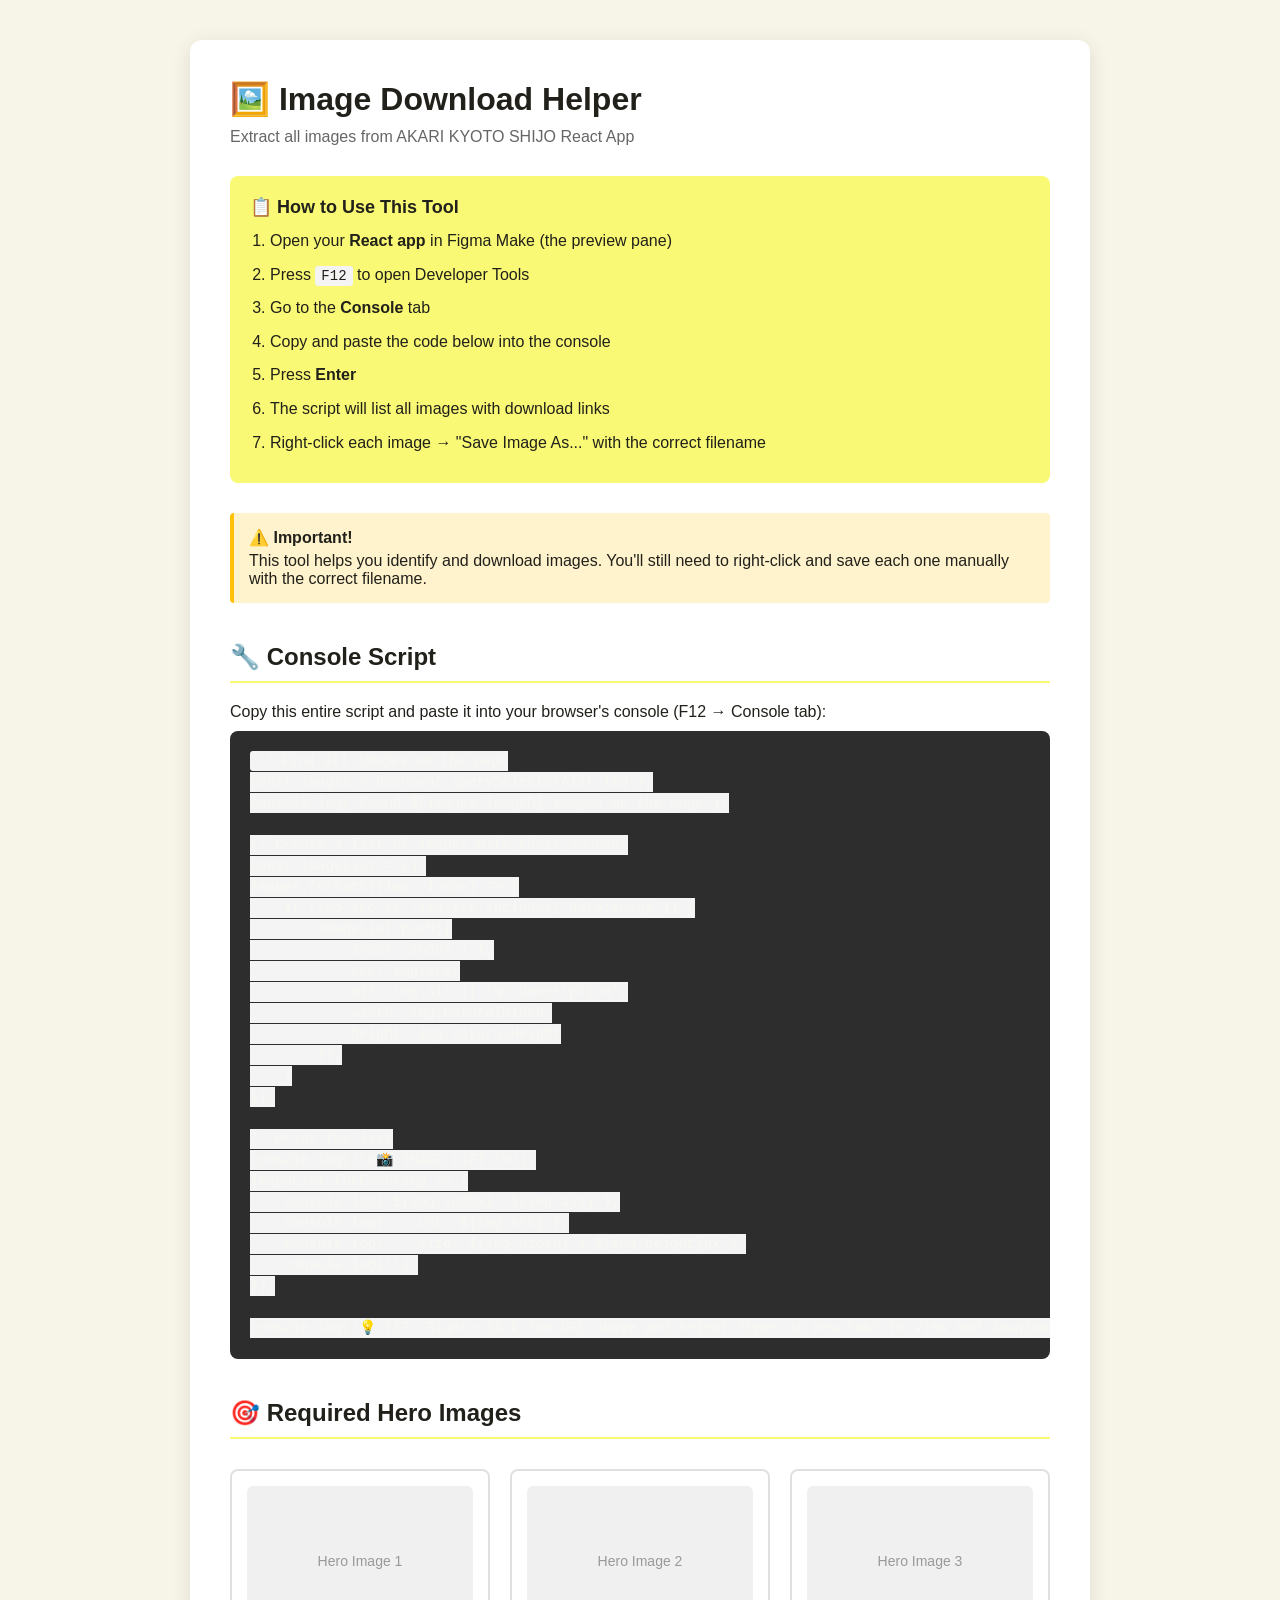
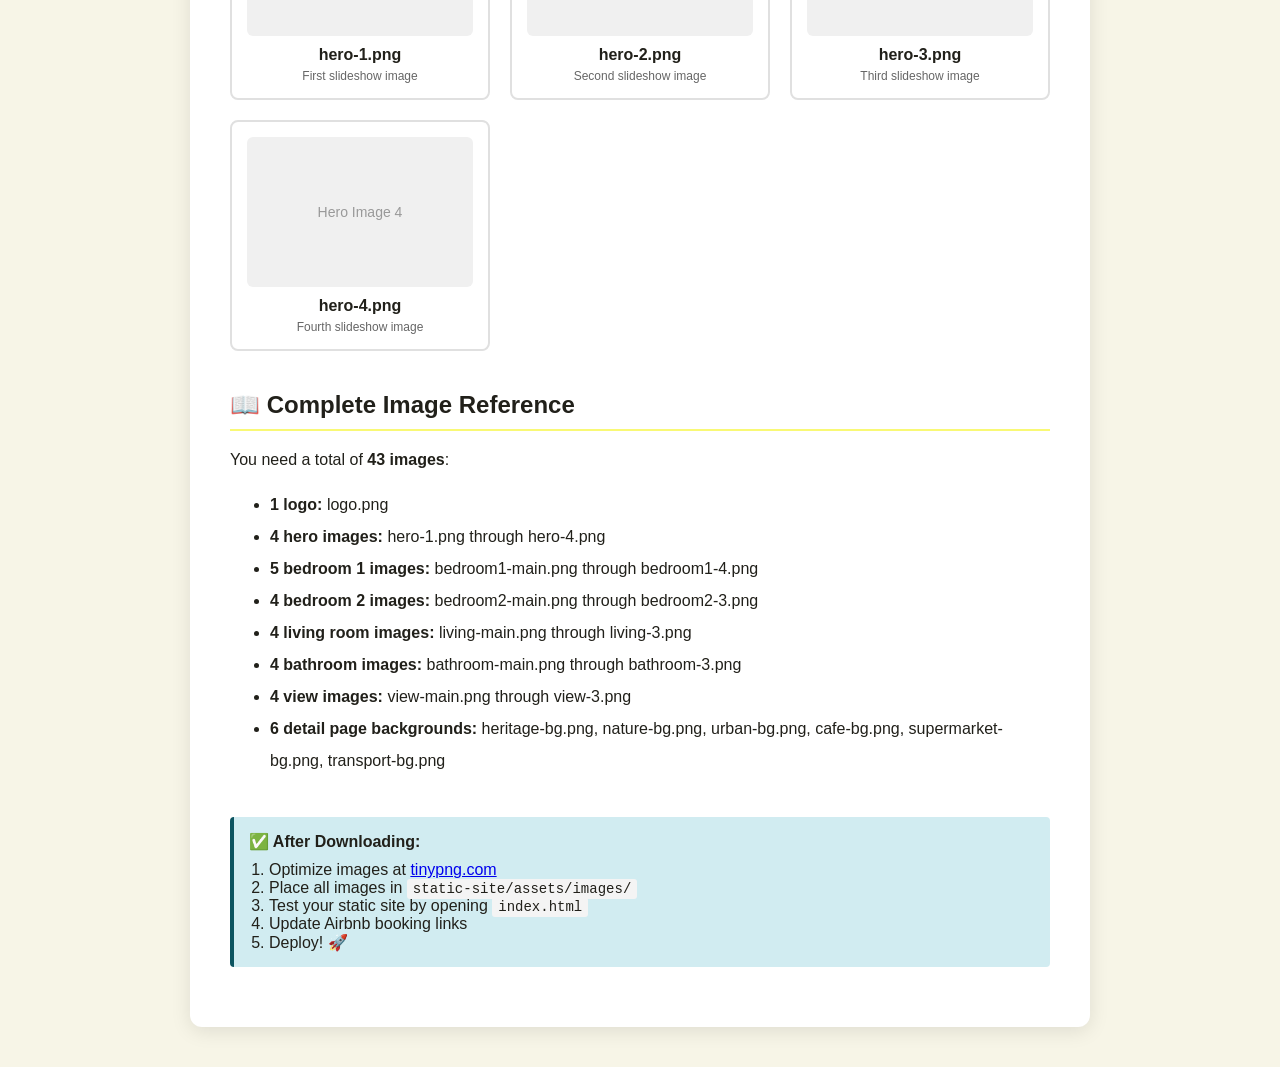
<file: download-images-helper.html>
<!DOCTYPE html>
<html lang="en">
<head>
    <meta charset="UTF-8">
    <meta name="viewport" content="width=device-width, initial-scale=1.0">
    <title>Image Download Helper - AKARI KYOTO SHIJO</title>
    <style>
        * {
            margin: 0;
            padding: 0;
            box-sizing: border-box;
        }
        
        body {
            font-family: -apple-system, BlinkMacSystemFont, 'Segoe UI', sans-serif;
            background: #F7F5E7;
            color: #21201A;
            padding: 40px 20px;
        }
        
        .container {
            max-width: 900px;
            margin: 0 auto;
            background: white;
            padding: 40px;
            border-radius: 12px;
            box-shadow: 0 4px 20px rgba(0,0,0,0.1);
        }
        
        h1 {
            font-size: 32px;
            margin-bottom: 10px;
            color: #21201A;
        }
        
        .subtitle {
            color: #666;
            margin-bottom: 30px;
            font-size: 16px;
        }
        
        .instructions {
            background: #F9F975;
            padding: 20px;
            border-radius: 8px;
            margin-bottom: 30px;
        }
        
        .instructions h2 {
            font-size: 18px;
            margin-bottom: 10px;
        }
        
        .instructions ol {
            margin-left: 20px;
        }
        
        .instructions li {
            margin: 8px 0;
            line-height: 1.6;
        }
        
        .image-grid {
            display: grid;
            grid-template-columns: repeat(auto-fill, minmax(200px, 1fr));
            gap: 20px;
            margin-top: 30px;
        }
        
        .image-card {
            border: 2px solid #e0e0e0;
            border-radius: 8px;
            padding: 15px;
            text-align: center;
            transition: all 0.3s;
        }
        
        .image-card:hover {
            border-color: #F9F975;
            box-shadow: 0 4px 12px rgba(0,0,0,0.1);
        }
        
        .image-placeholder {
            width: 100%;
            height: 150px;
            background: #f0f0f0;
            border-radius: 6px;
            display: flex;
            align-items: center;
            justify-content: center;
            color: #999;
            font-size: 14px;
            margin-bottom: 10px;
        }
        
        .image-name {
            font-weight: 600;
            margin-bottom: 5px;
            color: #21201A;
        }
        
        .image-type {
            font-size: 12px;
            color: #666;
        }
        
        .download-btn {
            background: #21201A;
            color: white;
            border: none;
            padding: 10px 20px;
            border-radius: 6px;
            cursor: pointer;
            font-size: 14px;
            margin-top: 10px;
            transition: all 0.3s;
        }
        
        .download-btn:hover {
            background: #F9F975;
            color: #21201A;
        }
        
        .section-title {
            font-size: 24px;
            margin: 40px 0 20px 0;
            padding-bottom: 10px;
            border-bottom: 2px solid #F9F975;
        }
        
        .alert {
            background: #fff3cd;
            border-left: 4px solid #ffc107;
            padding: 15px;
            margin: 20px 0;
            border-radius: 4px;
        }
        
        .alert strong {
            display: block;
            margin-bottom: 5px;
        }
        
        code {
            background: #f4f4f4;
            padding: 2px 6px;
            border-radius: 3px;
            font-family: monospace;
            font-size: 14px;
        }
    </style>
</head>
<body>
    <div class="container">
        <h1>🖼️ Image Download Helper</h1>
        <p class="subtitle">Extract all images from AKARI KYOTO SHIJO React App</p>
        
        <div class="instructions">
            <h2>📋 How to Use This Tool</h2>
            <ol>
                <li>Open your <strong>React app</strong> in Figma Make (the preview pane)</li>
                <li>Press <code>F12</code> to open Developer Tools</li>
                <li>Go to the <strong>Console</strong> tab</li>
                <li>Copy and paste the code below into the console</li>
                <li>Press <strong>Enter</strong></li>
                <li>The script will list all images with download links</li>
                <li>Right-click each image → "Save Image As..." with the correct filename</li>
            </ol>
        </div>
        
        <div class="alert">
            <strong>⚠️ Important!</strong>
            This tool helps you identify and download images. You'll still need to right-click and save each one manually with the correct filename.
        </div>
        
        <h2 class="section-title">🔧 Console Script</h2>
        <p style="margin-bottom: 10px;">Copy this entire script and paste it into your browser's console (F12 → Console tab):</p>
        
        <pre style="background: #2d2d2d; color: #f8f8f2; padding: 20px; border-radius: 8px; overflow-x: auto; font-size: 13px; line-height: 1.5;"><code>// Find all images on the page
const images = document.querySelectorAll('img');
console.log(`Found ${images.length} images on the page`);

// Create a list of images with their sources
const imageList = [];
images.forEach((img, index) => {
    if (img.src && !img.src.includes('data:image')) {
        imageList.push({
            index: index + 1,
            src: img.src,
            alt: img.alt || 'No description',
            width: img.naturalWidth,
            height: img.naturalHeight
        });
    }
});

// Print the list
console.log('\n📸 IMAGE LIST:\n');
imageList.forEach(img => {
    console.log(`${img.index}. ${img.alt}`);
    console.log(`   URL: ${img.src}`);
    console.log(`   Size: ${img.width} x ${img.height}px`);
    console.log('');
});

console.log('💡 TIP: Right-click the URL above and select "Open in new tab" to view and download each image!');
</code></pre>
        
        <h2 class="section-title">🎯 Required Hero Images</h2>
        
        <div class="image-grid">
            <div class="image-card">
                <div class="image-placeholder">Hero Image 1</div>
                <div class="image-name">hero-1.png</div>
                <div class="image-type">First slideshow image</div>
            </div>
            
            <div class="image-card">
                <div class="image-placeholder">Hero Image 2</div>
                <div class="image-name">hero-2.png</div>
                <div class="image-type">Second slideshow image</div>
            </div>
            
            <div class="image-card">
                <div class="image-placeholder">Hero Image 3</div>
                <div class="image-name">hero-3.png</div>
                <div class="image-type">Third slideshow image</div>
            </div>
            
            <div class="image-card">
                <div class="image-placeholder">Hero Image 4</div>
                <div class="image-name">hero-4.png</div>
                <div class="image-type">Fourth slideshow image</div>
            </div>
        </div>
        
        <h2 class="section-title">📖 Complete Image Reference</h2>
        
        <p style="margin: 20px 0;">You need a total of <strong>43 images</strong>:</p>
        
        <ul style="margin-left: 40px; line-height: 2;">
            <li><strong>1 logo:</strong> logo.png</li>
            <li><strong>4 hero images:</strong> hero-1.png through hero-4.png</li>
            <li><strong>5 bedroom 1 images:</strong> bedroom1-main.png through bedroom1-4.png</li>
            <li><strong>4 bedroom 2 images:</strong> bedroom2-main.png through bedroom2-3.png</li>
            <li><strong>4 living room images:</strong> living-main.png through living-3.png</li>
            <li><strong>4 bathroom images:</strong> bathroom-main.png through bathroom-3.png</li>
            <li><strong>4 view images:</strong> view-main.png through view-3.png</li>
            <li><strong>6 detail page backgrounds:</strong> heritage-bg.png, nature-bg.png, urban-bg.png, cafe-bg.png, supermarket-bg.png, transport-bg.png</li>
        </ul>
        
        <div class="alert" style="margin-top: 40px; background: #d1ecf1; border-left-color: #0c5460;">
            <strong>✅ After Downloading:</strong>
            <ol style="margin: 10px 0 0 20px;">
                <li>Optimize images at <a href="https://tinypng.com" target="_blank">tinypng.com</a></li>
                <li>Place all images in <code>static-site/assets/images/</code></li>
                <li>Test your static site by opening <code>index.html</code></li>
                <li>Update Airbnb booking links</li>
                <li>Deploy! 🚀</li>
            </ol>
        </div>
    </div>
</body>
</html>
</file>
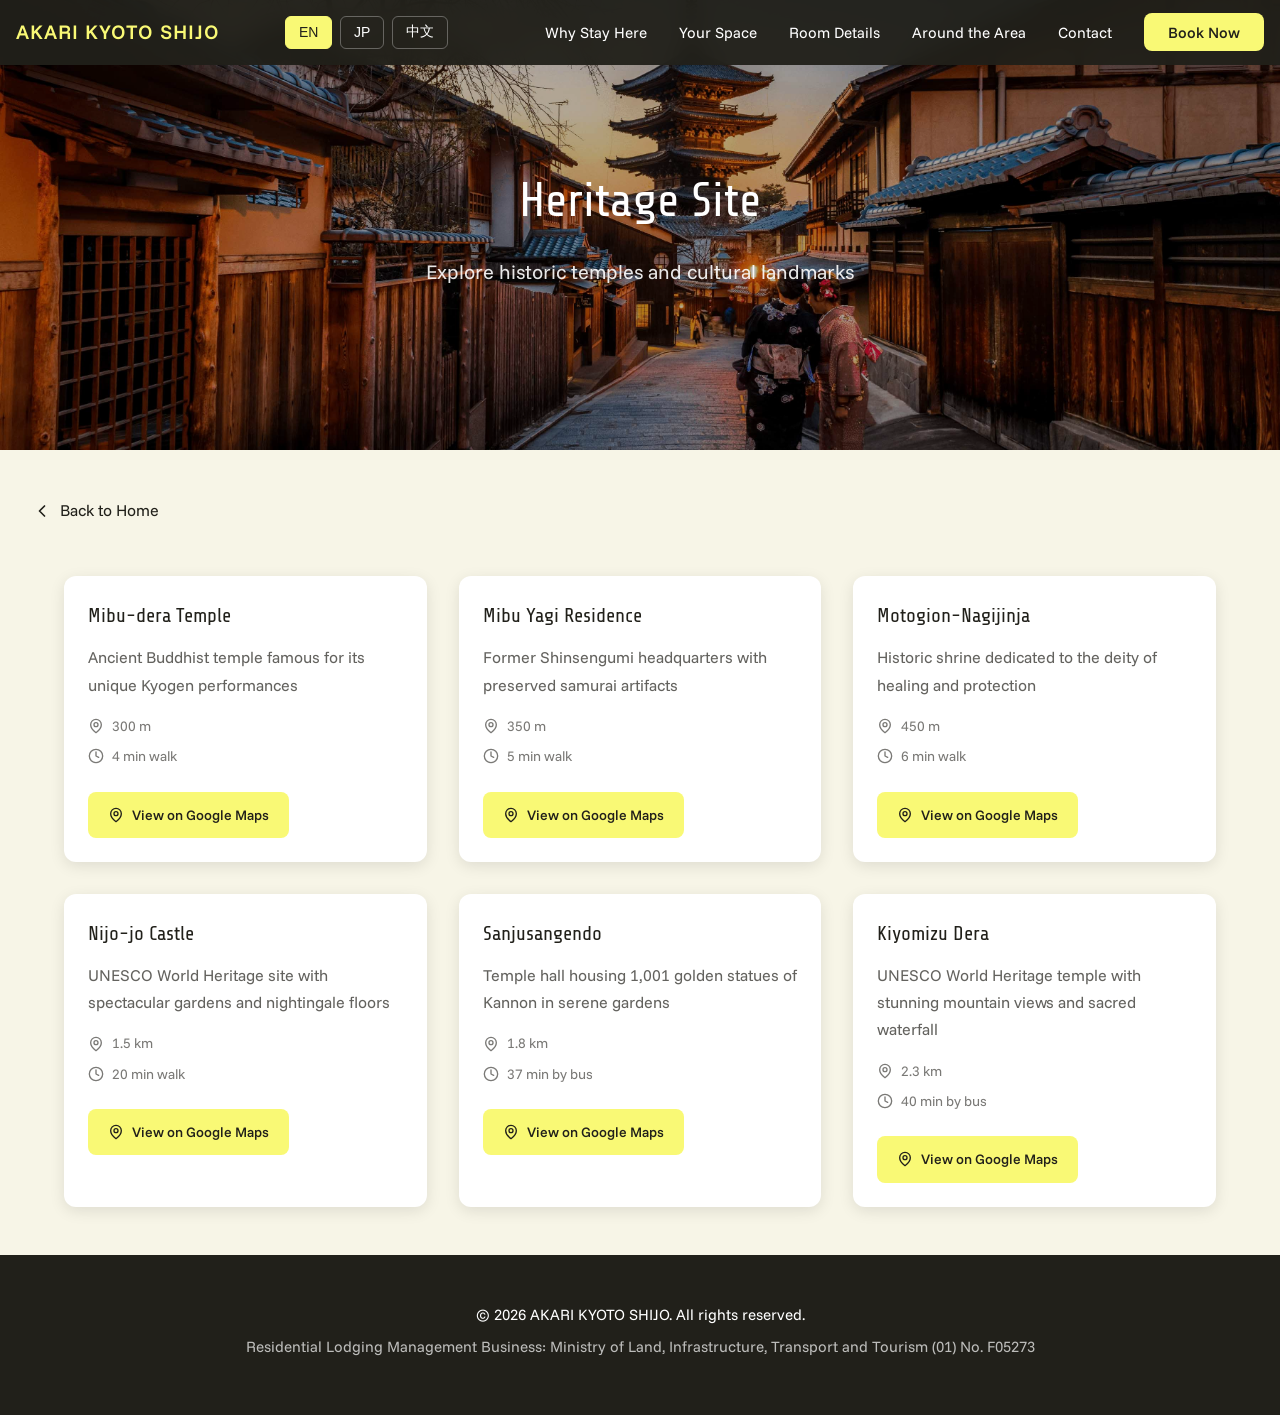
<file: heritage-site.html>
<!DOCTYPE html>
<html lang="en">
<head>
    <meta charset="UTF-8">
    <meta name="viewport" content="width=device-width, initial-scale=1.0">
    <meta name="description" content="Heritage Sites near AKARI KYOTO SHIJO - Explore historic temples and cultural landmarks">
    <title>Heritage Sites | AKARI KYOTO SHIJO</title>
    <link rel="stylesheet" href="assets/css/style.css">
    <link rel="preconnect" href="https://fonts.googleapis.com">
    <link rel="preconnect" href="https://fonts.gstatic.com" crossorigin>
    <link href="https://fonts.googleapis.com/css2?family=Share+Tech&family=Funnel+Sans:wght@300;400;500;600&family=M+PLUS+1+Code:wght@300;400;500&family=M+PLUS+1:wght@500&family=Noto+Sans+SC:wght@300;400;500&display=swap" rel="stylesheet">
</head>
<body data-lang="EN" class="detail-page">
    <!-- Navigation -->
    <nav class="navigation" id="navigation">
        <div class="nav-container">
            <div class="nav-logo">
                <a href="index.html">AKARI KYOTO SHIJO</a>
            </div>

            <!-- Language Switcher -->
            <div class="language-switcher">
                <button class="lang-btn active" data-lang="EN">EN</button>
                <button class="lang-btn" data-lang="JP">JP</button>
                <button class="lang-btn" data-lang="中文">中文</button>
            </div>

            <!-- Mobile Menu Toggle -->
            <button class="mobile-menu-toggle" id="mobile-menu-toggle">
                <span></span>
                <span></span>
                <span></span>
            </button>

            <!-- Navigation Menu -->
            <ul class="nav-menu" id="nav-menu">
                <li><a href="index.html#why-stay" data-i18n="nav.whyStay">Why Stay Here</a></li>
                <li><a href="index.html#your-space" data-i18n="nav.yourSpace">Your Space</a></li>
                <li><a href="index.html#room-details" data-i18n="nav.roomDetails">Room Details</a></li>
                <li><a href="index.html#area" data-i18n="nav.area">Around the Area</a></li>
                <li><a href="index.html#contact" data-i18n="nav.contact">Contact</a></li>
                <li><a href="https://airbnb.cn/h/akari-kyoto-shijo" target="_blank" class="btn-book" data-i18n="nav.bookNow">Book Now</a></li>
            </ul>
        </div>
    </nav>

    <!-- Hero Section -->
    <section class="detail-hero">
        <img src="assets/images/heritage-bg.jpg" alt="Heritage Sites in Kyoto">
        <div class="detail-hero-content">
            <h1 data-i18n-heritage="title">Heritage Site</h1>
            <p data-i18n-heritage="desc">Explore historic temples and cultural landmarks</p>
        </div>
    </section>

    <!-- Back to Home Link -->
    <div class="container">
        <a href="index.html" class="back-link">
            <svg xmlns="http://www.w3.org/2000/svg" width="20" height="20" viewBox="0 0 24 24" fill="none" stroke="currentColor" stroke-width="2" stroke-linecap="round" stroke-linejoin="round"><path d="m15 18-6-6 6-6"/></svg>
            <span data-i18n="detailPage.backToHome">Back to Home</span>
        </a>
    </div>

    <!-- Destinations Content -->
    <section class="detail-content">
        <div class="container">
            <div class="destination-grid" id="heritage-destinations">
                <!-- Destinations will be populated by JavaScript based on language -->
            </div>
        </div>
    </section>

    <!-- Footer -->
    <footer class="footer">
        <div class="container">
            <p data-i18n="footer.copyright">© 2026 AKARI KYOTO SHIJO. All rights reserved.</p>
            <p class="footer-registration" data-i18n="footer.registration">Residential Lodging Management Business: Ministry of Land, Infrastructure, Transport and Tourism (01) No. F05273</p>
        </div>
    </footer>

    <script src="assets/js/translations.js"></script>
    <script src="assets/js/detail-pages.js"></script>
    <script src="assets/js/script.js"></script>
</body>
</html>
</file>
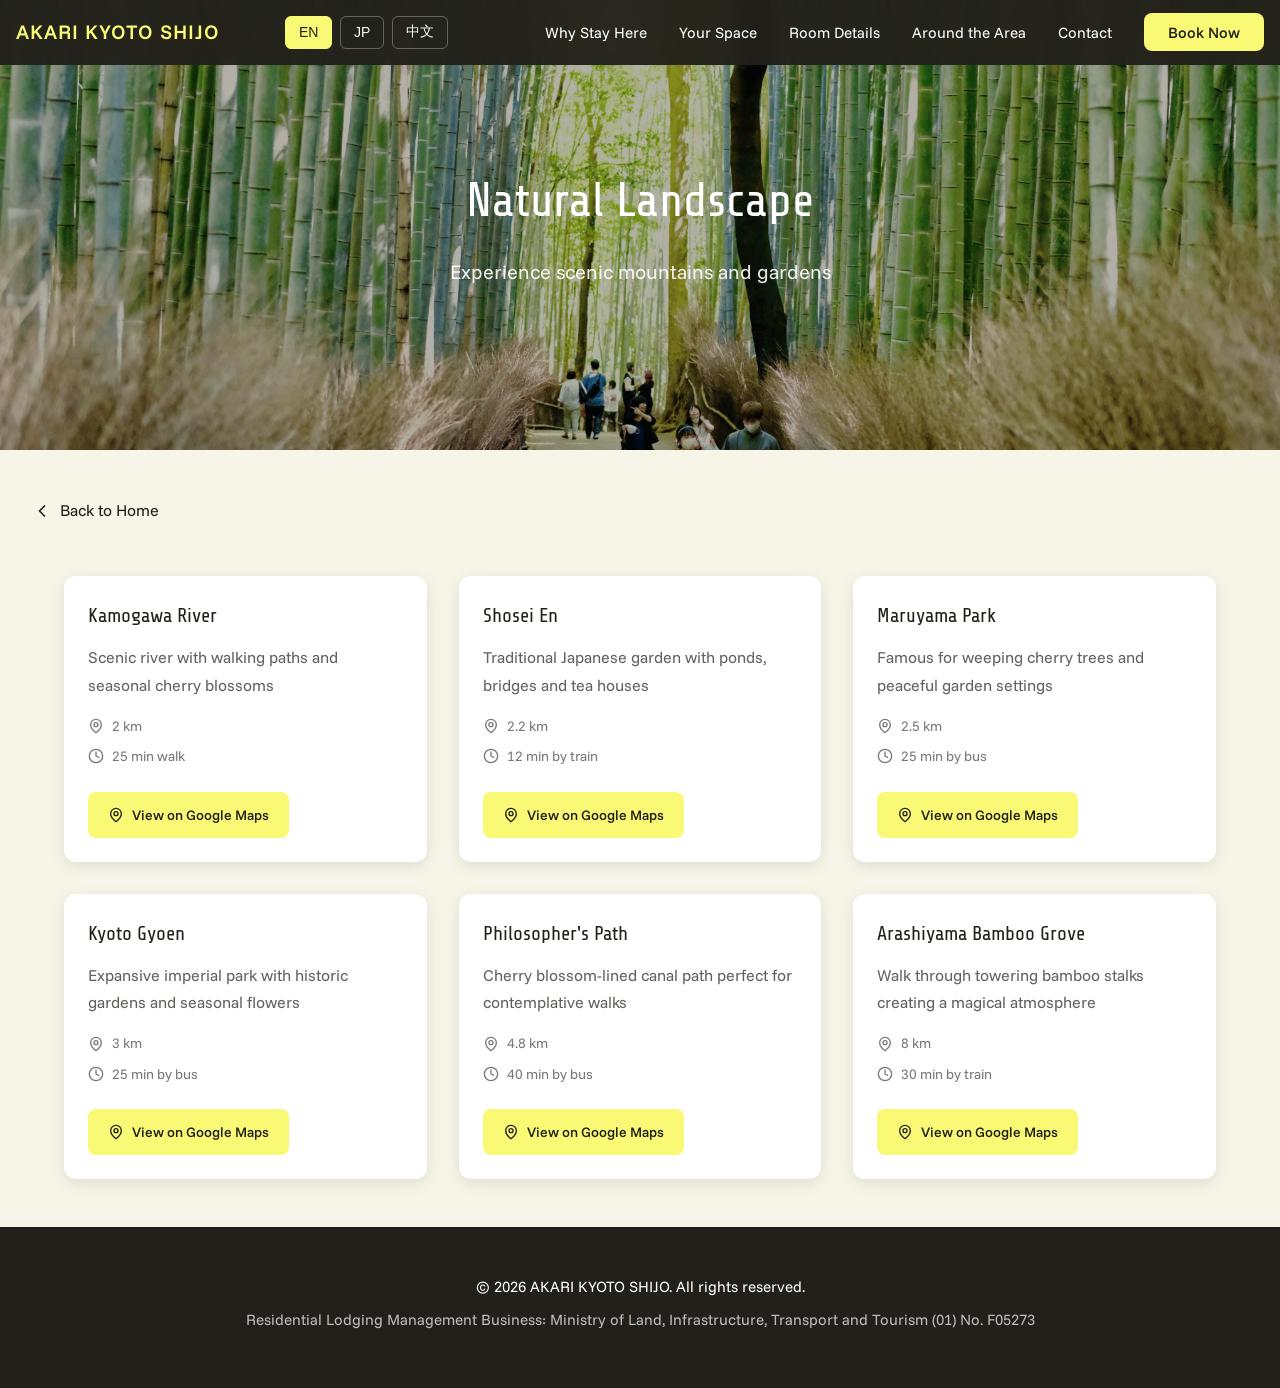
<file: natural-landscape.html>
<!DOCTYPE html>
<html lang="en">
<head>
    <meta charset="UTF-8">
    <meta name="viewport" content="width=device-width, initial-scale=1.0">
    <meta name="description" content="Natural Landscapes near AKARI KYOTO SHIJO - Experience scenic mountains and gardens">
    <title>Natural Landscape | AKARI KYOTO SHIJO</title>
    <link rel="stylesheet" href="assets/css/style.css">
    <link rel="preconnect" href="https://fonts.googleapis.com">
    <link rel="preconnect" href="https://fonts.gstatic.com" crossorigin>
    <link href="https://fonts.googleapis.com/css2?family=Share+Tech&family=Funnel+Sans:wght@300;400;500;600&family=M+PLUS+1+Code:wght@300;400;500&family=M+PLUS+1:wght@500&family=Noto+Sans+SC:wght@300;400;500&display=swap" rel="stylesheet">
</head>
<body data-lang="EN" class="detail-page">
    <!-- Navigation -->
    <nav class="navigation" id="navigation">
        <div class="nav-container">
            <div class="nav-logo">
                <a href="index.html">AKARI KYOTO SHIJO</a>
            </div>

            <!-- Language Switcher -->
            <div class="language-switcher">
                <button class="lang-btn active" data-lang="EN">EN</button>
                <button class="lang-btn" data-lang="JP">JP</button>
                <button class="lang-btn" data-lang="中文">中文</button>
            </div>

            <!-- Mobile Menu Toggle -->
            <button class="mobile-menu-toggle" id="mobile-menu-toggle">
                <span></span>
                <span></span>
                <span></span>
            </button>

            <!-- Navigation Menu -->
            <ul class="nav-menu" id="nav-menu">
                <li><a href="index.html#why-stay" data-i18n="nav.whyStay">Why Stay Here</a></li>
                <li><a href="index.html#your-space" data-i18n="nav.yourSpace">Your Space</a></li>
                <li><a href="index.html#room-details" data-i18n="nav.roomDetails">Room Details</a></li>
                <li><a href="index.html#area" data-i18n="nav.area">Around the Area</a></li>
                <li><a href="index.html#contact" data-i18n="nav.contact">Contact</a></li>
                <li><a href="https://airbnb.cn/h/akari-kyoto-shijo" target="_blank" class="btn-book" data-i18n="nav.bookNow">Book Now</a></li>
            </ul>
        </div>
    </nav>

    <!-- Hero Section -->
    <section class="detail-hero">
        <img src="assets/images/nature-bg.jpg" alt="Natural Landscapes in Kyoto">
        <div class="detail-hero-content">
            <h1 data-i18n-heritage="title">Natural Landscape</h1>
            <p data-i18n-heritage="desc">Experience scenic mountains and gardens</p>
        </div>
    </section>

    <!-- Back to Home Link -->
    <div class="container">
        <a href="index.html" class="back-link">
            <svg xmlns="http://www.w3.org/2000/svg" width="20" height="20" viewBox="0 0 24 24" fill="none" stroke="currentColor" stroke-width="2" stroke-linecap="round" stroke-linejoin="round"><path d="m15 18-6-6 6-6"/></svg>
            <span data-i18n="detailPage.backToHome">Back to Home</span>
        </a>
    </div>

    <!-- Destinations Content -->
    <section class="detail-content">
        <div class="container">
            <div class="destination-grid" id="nature-destinations">
                <!-- Destinations will be populated by JavaScript based on language -->
            </div>
        </div>
    </section>

    <!-- Footer -->
    <footer class="footer">
        <div class="container">
            <p data-i18n="footer.copyright">© 2026 AKARI KYOTO SHIJO. All rights reserved.</p>
            <p class="footer-registration" data-i18n="footer.registration">Residential Lodging Management Business: Ministry of Land, Infrastructure, Transport and Tourism (01) No. F05273</p>
        </div>
    </footer>

    <script src="assets/js/translations.js"></script>
    <script src="assets/js/detail-pages.js"></script>
    <script src="assets/js/script.js"></script>
</body>
</html>
</file>
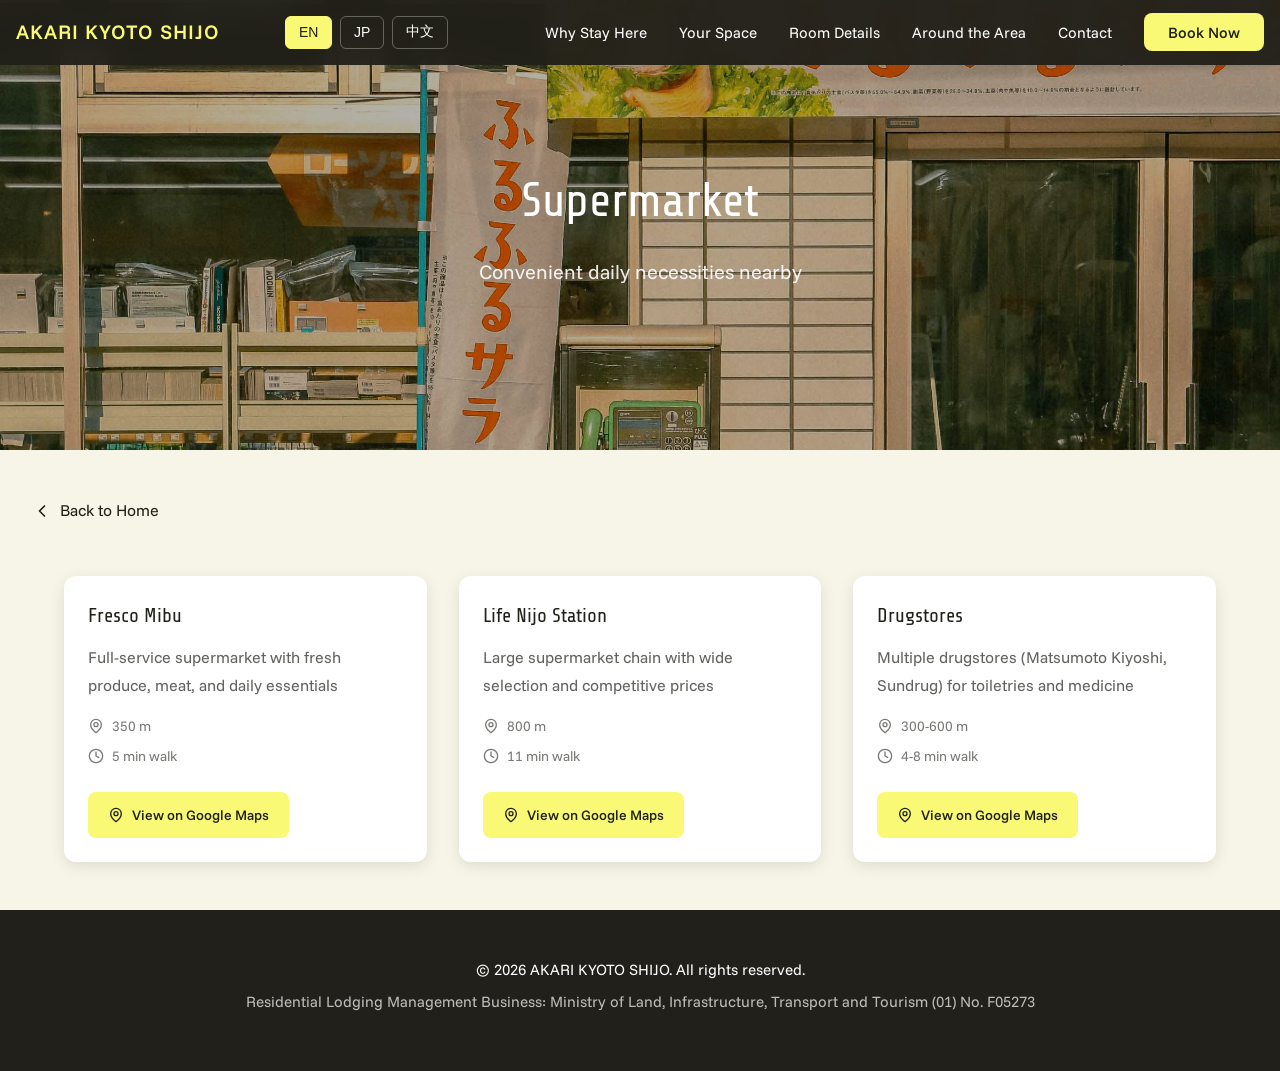
<file: supermarket.html>
<!DOCTYPE html>
<html lang="en">
<head>
    <meta charset="UTF-8">
    <meta name="viewport" content="width=device-width, initial-scale=1.0">
    <meta name="description" content="Supermarkets near AKARI KYOTO SHIJO - Convenient daily necessities nearby">
    <title>Supermarkets | AKARI KYOTO SHIJO</title>
    <link rel="stylesheet" href="assets/css/style.css">
    <link rel="preconnect" href="https://fonts.googleapis.com">
    <link rel="preconnect" href="https://fonts.gstatic.com" crossorigin>
    <link href="https://fonts.googleapis.com/css2?family=Share+Tech&family=Funnel+Sans:wght@300;400;500;600&family=M+PLUS+1+Code:wght@300;400;500&family=M+PLUS+1:wght@500&family=Noto+Sans+SC:wght@300;400;500&display=swap" rel="stylesheet">
</head>
<body data-lang="EN" class="detail-page">
    <!-- Navigation -->
    <nav class="navigation" id="navigation">
        <div class="nav-container">
            <div class="nav-logo">
                <a href="index.html">AKARI KYOTO SHIJO</a>
            </div>

            <!-- Language Switcher -->
            <div class="language-switcher">
                <button class="lang-btn active" data-lang="EN">EN</button>
                <button class="lang-btn" data-lang="JP">JP</button>
                <button class="lang-btn" data-lang="中文">中文</button>
            </div>

            <!-- Mobile Menu Toggle -->
            <button class="mobile-menu-toggle" id="mobile-menu-toggle">
                <span></span>
                <span></span>
                <span></span>
            </button>

            <!-- Navigation Menu -->
            <ul class="nav-menu" id="nav-menu">
                <li><a href="index.html#why-stay" data-i18n="nav.whyStay">Why Stay Here</a></li>
                <li><a href="index.html#your-space" data-i18n="nav.yourSpace">Your Space</a></li>
                <li><a href="index.html#room-details" data-i18n="nav.roomDetails">Room Details</a></li>
                <li><a href="index.html#area" data-i18n="nav.area">Around the Area</a></li>
                <li><a href="index.html#contact" data-i18n="nav.contact">Contact</a></li>
                <li><a href="https://airbnb.cn/h/akari-kyoto-shijo" target="_blank" class="btn-book" data-i18n="nav.bookNow">Book Now</a></li>
            </ul>
        </div>
    </nav>

    <!-- Hero Section -->
    <section class="detail-hero">
        <img src="assets/images/supermarket-bg.jpg" alt="Supermarkets in Kyoto">
        <div class="detail-hero-content">
            <h1 data-i18n-heritage="title">Supermarket</h1>
            <p data-i18n-heritage="desc">Convenient daily necessities nearby</p>
        </div>
    </section>

    <!-- Back to Home Link -->
    <div class="container">
        <a href="index.html" class="back-link">
            <svg xmlns="http://www.w3.org/2000/svg" width="20" height="20" viewBox="0 0 24 24" fill="none" stroke="currentColor" stroke-width="2" stroke-linecap="round" stroke-linejoin="round"><path d="m15 18-6-6 6-6"/></svg>
            <span data-i18n="detailPage.backToHome">Back to Home</span>
        </a>
    </div>

    <!-- Destinations Content -->
    <section class="detail-content">
        <div class="container">
            <div class="destination-grid" id="supermarket-destinations">
                <!-- Destinations will be populated by JavaScript based on language -->
            </div>
        </div>
    </section>

    <!-- Footer -->
    <footer class="footer">
        <div class="container">
            <p data-i18n="footer.copyright">© 2026 AKARI KYOTO SHIJO. All rights reserved.</p>
            <p class="footer-registration" data-i18n="footer.registration">Residential Lodging Management Business: Ministry of Land, Infrastructure, Transport and Tourism (01) No. F05273</p>
        </div>
    </footer>

    <script src="assets/js/translations.js"></script>
    <script src="assets/js/detail-pages.js"></script>
    <script src="assets/js/script.js"></script>
</body>
</html>
</file>
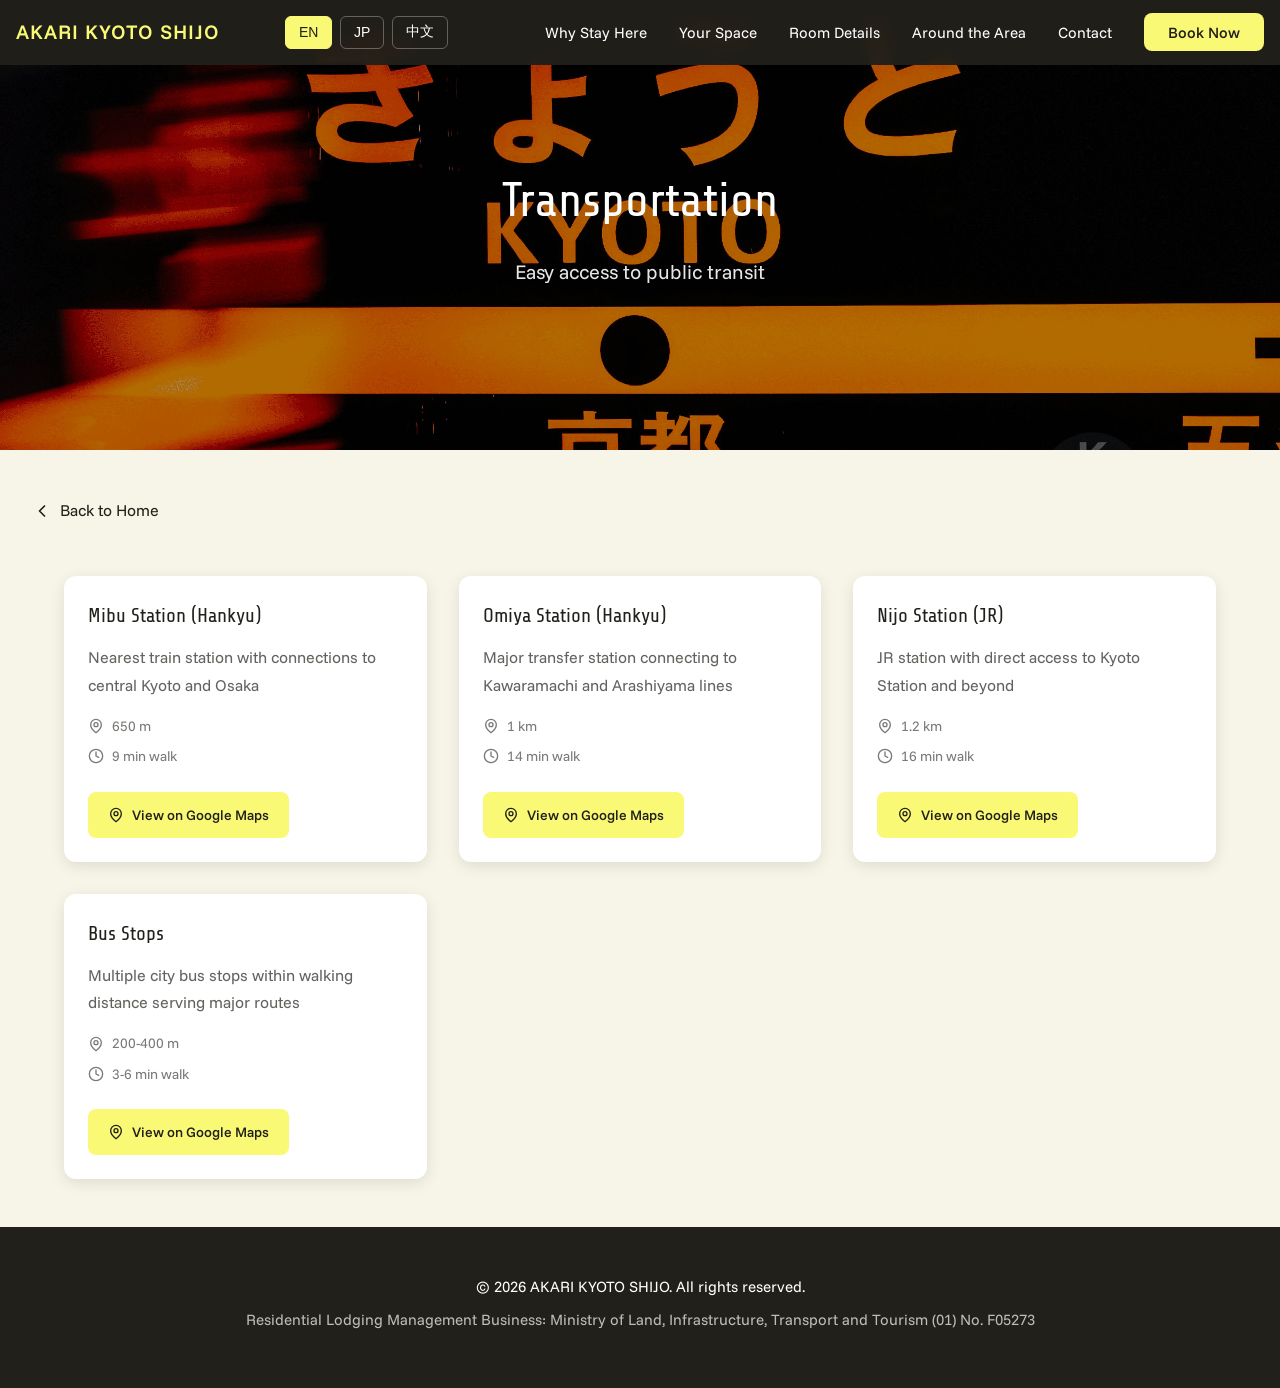
<file: transportation.html>
<!DOCTYPE html>
<html lang="en">
<head>
    <meta charset="UTF-8">
    <meta name="viewport" content="width=device-width, initial-scale=1.0">
    <meta name="description" content="Transportation near AKARI KYOTO SHIJO - Easy access to public transit">
    <title>Transportation | AKARI KYOTO SHIJO</title>
    <link rel="stylesheet" href="assets/css/style.css">
    <link rel="preconnect" href="https://fonts.googleapis.com">
    <link rel="preconnect" href="https://fonts.gstatic.com" crossorigin>
    <link href="https://fonts.googleapis.com/css2?family=Share+Tech&family=Funnel+Sans:wght@300;400;500;600&family=M+PLUS+1+Code:wght@300;400;500&family=M+PLUS+1:wght@500&family=Noto+Sans+SC:wght@300;400;500&display=swap" rel="stylesheet">
</head>
<body data-lang="EN" class="detail-page">
    <!-- Navigation -->
    <nav class="navigation" id="navigation">
        <div class="nav-container">
            <div class="nav-logo">
                <a href="index.html">AKARI KYOTO SHIJO</a>
            </div>

            <!-- Language Switcher -->
            <div class="language-switcher">
                <button class="lang-btn active" data-lang="EN">EN</button>
                <button class="lang-btn" data-lang="JP">JP</button>
                <button class="lang-btn" data-lang="中文">中文</button>
            </div>

            <!-- Mobile Menu Toggle -->
            <button class="mobile-menu-toggle" id="mobile-menu-toggle">
                <span></span>
                <span></span>
                <span></span>
            </button>

            <!-- Navigation Menu -->
            <ul class="nav-menu" id="nav-menu">
                <li><a href="index.html#why-stay" data-i18n="nav.whyStay">Why Stay Here</a></li>
                <li><a href="index.html#your-space" data-i18n="nav.yourSpace">Your Space</a></li>
                <li><a href="index.html#room-details" data-i18n="nav.roomDetails">Room Details</a></li>
                <li><a href="index.html#area" data-i18n="nav.area">Around the Area</a></li>
                <li><a href="index.html#contact" data-i18n="nav.contact">Contact</a></li>
                <li><a href="https://airbnb.cn/h/akari-kyoto-shijo" target="_blank" class="btn-book" data-i18n="nav.bookNow">Book Now</a></li>
            </ul>
        </div>
    </nav>

    <!-- Hero Section -->
    <section class="detail-hero">
        <img src="assets/images/transport-bg.jpg" alt="Transportation in Kyoto">
        <div class="detail-hero-content">
            <h1 data-i18n-heritage="title">Transportation</h1>
            <p data-i18n-heritage="desc">Easy access to public transit</p>
        </div>
    </section>

    <!-- Back to Home Link -->
    <div class="container">
        <a href="index.html" class="back-link">
            <svg xmlns="http://www.w3.org/2000/svg" width="20" height="20" viewBox="0 0 24 24" fill="none" stroke="currentColor" stroke-width="2" stroke-linecap="round" stroke-linejoin="round"><path d="m15 18-6-6 6-6"/></svg>
            <span data-i18n="detailPage.backToHome">Back to Home</span>
        </a>
    </div>

    <!-- Destinations Content -->
    <section class="detail-content">
        <div class="container">
            <div class="destination-grid" id="transport-destinations">
                <!-- Destinations will be populated by JavaScript based on language -->
            </div>
        </div>
    </section>

    <!-- Footer -->
    <footer class="footer">
        <div class="container">
            <p data-i18n="footer.copyright">© 2026 AKARI KYOTO SHIJO. All rights reserved.</p>
            <p class="footer-registration" data-i18n="footer.registration">Residential Lodging Management Business: Ministry of Land, Infrastructure, Transport and Tourism (01) No. F05273</p>
        </div>
    </footer>

    <script src="assets/js/translations.js"></script>
    <script src="assets/js/detail-pages.js"></script>
    <script src="assets/js/script.js"></script>
</body>
</html>
</file>
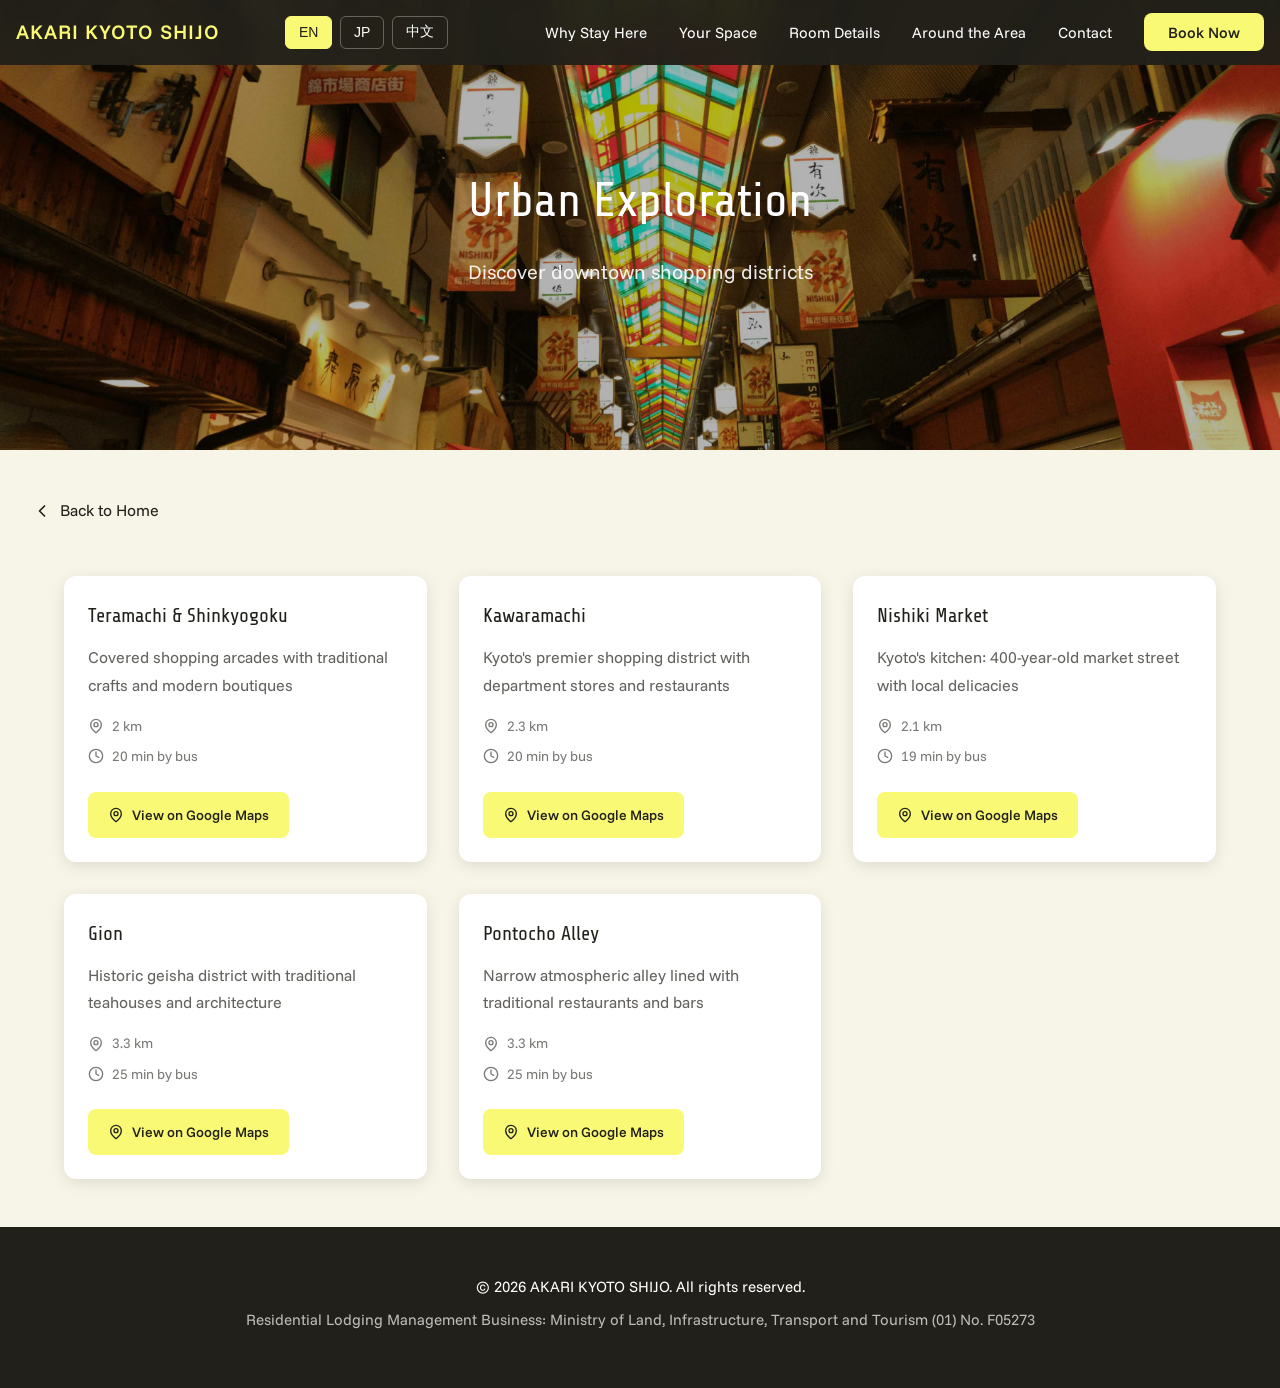
<file: urban-exploration.html>
<!DOCTYPE html>
<html lang="en">
<head>
    <meta charset="UTF-8">
    <meta name="viewport" content="width=device-width, initial-scale=1.0">
    <meta name="description" content="Urban Exploration near AKARI KYOTO SHIJO - Discover downtown shopping districts">
    <title>Urban Exploration | AKARI KYOTO SHIJO</title>
    <link rel="stylesheet" href="assets/css/style.css">
    <link rel="preconnect" href="https://fonts.googleapis.com">
    <link rel="preconnect" href="https://fonts.gstatic.com" crossorigin>
    <link href="https://fonts.googleapis.com/css2?family=Share+Tech&family=Funnel+Sans:wght@300;400;500;600&family=M+PLUS+1+Code:wght@300;400;500&family=M+PLUS+1:wght@500&family=Noto+Sans+SC:wght@300;400;500&display=swap" rel="stylesheet">
</head>
<body data-lang="EN" class="detail-page">
    <!-- Navigation -->
    <nav class="navigation" id="navigation">
        <div class="nav-container">
            <div class="nav-logo">
                <a href="index.html">AKARI KYOTO SHIJO</a>
            </div>

            <!-- Language Switcher -->
            <div class="language-switcher">
                <button class="lang-btn active" data-lang="EN">EN</button>
                <button class="lang-btn" data-lang="JP">JP</button>
                <button class="lang-btn" data-lang="中文">中文</button>
            </div>

            <!-- Mobile Menu Toggle -->
            <button class="mobile-menu-toggle" id="mobile-menu-toggle">
                <span></span>
                <span></span>
                <span></span>
            </button>

            <!-- Navigation Menu -->
            <ul class="nav-menu" id="nav-menu">
                <li><a href="index.html#why-stay" data-i18n="nav.whyStay">Why Stay Here</a></li>
                <li><a href="index.html#your-space" data-i18n="nav.yourSpace">Your Space</a></li>
                <li><a href="index.html#room-details" data-i18n="nav.roomDetails">Room Details</a></li>
                <li><a href="index.html#area" data-i18n="nav.area">Around the Area</a></li>
                <li><a href="index.html#contact" data-i18n="nav.contact">Contact</a></li>
                <li><a href="https://airbnb.cn/h/akari-kyoto-shijo" target="_blank" class="btn-book" data-i18n="nav.bookNow">Book Now</a></li>
            </ul>
        </div>
    </nav>

    <!-- Hero Section -->
    <section class="detail-hero">
        <img src="assets/images/urban-bg.jpg" alt="Urban Shopping in Kyoto">
        <div class="detail-hero-content">
            <h1 data-i18n-heritage="title">Urban Exploration</h1>
            <p data-i18n-heritage="desc">Discover downtown shopping districts</p>
        </div>
    </section>

    <!-- Back to Home Link -->
    <div class="container">
        <a href="index.html" class="back-link">
            <svg xmlns="http://www.w3.org/2000/svg" width="20" height="20" viewBox="0 0 24 24" fill="none" stroke="currentColor" stroke-width="2" stroke-linecap="round" stroke-linejoin="round"><path d="m15 18-6-6 6-6"/></svg>
            <span data-i18n="detailPage.backToHome">Back to Home</span>
        </a>
    </div>

    <!-- Destinations Content -->
    <section class="detail-content">
        <div class="container">
            <div class="destination-grid" id="urban-destinations">
                <!-- Destinations will be populated by JavaScript based on language -->
            </div>
        </div>
    </section>

    <!-- Footer -->
    <footer class="footer">
        <div class="container">
            <p data-i18n="footer.copyright">© 2026 AKARI KYOTO SHIJO. All rights reserved.</p>
            <p class="footer-registration" data-i18n="footer.registration">Residential Lodging Management Business: Ministry of Land, Infrastructure, Transport and Tourism (01) No. F05273</p>
        </div>
    </footer>

    <script src="assets/js/translations.js"></script>
    <script src="assets/js/detail-pages.js"></script>
    <script src="assets/js/script.js"></script>
</body>
</html>
</file>
<file: assets/css/style.css>
/* ==========================================
   AKARI KYOTO SHIJO - Main Stylesheet
   ========================================== */

/* CSS Reset & Base Styles */
* {
    margin: 0;
    padding: 0;
    box-sizing: border-box;
}

:root {
    --brand-yellow: #F9F975;
    --deep-charcoal: #21201A;
    --warm-cream: #F7F5E7;
    --charcoal-alpha-70: rgba(33, 32, 26, 0.7);
    --charcoal-alpha-30: rgba(33, 32, 26, 0.3);
    --charcoal-alpha-10: rgba(33, 32, 26, 0.1);
}

html {
    scroll-behavior: smooth;
}

body {
    font-family: 'Funnel Sans', sans-serif;
    font-weight: 400;
    line-height: 1.6;
    color: var(--deep-charcoal);
    background-color: var(--warm-cream);
}

/* Language-specific fonts */
body[data-lang="JP"] {
    font-family: 'M PLUS 1 Code', monospace;
}

body[data-lang="JP"] h1,
body[data-lang="JP"] h2,
body[data-lang="JP"] h3 {
    font-family: 'M PLUS 1', sans-serif;
    font-weight: 500;
}

body[data-lang="中文"] {
    font-family: 'Noto Sans SC', sans-serif;
}

body[data-lang="中文"] h1,
body[data-lang="中文"] h2,
body[data-lang="中文"] h3 {
    font-family: 'Noto Sans SC', sans-serif;
    font-weight: 500;
}

h1, h2, h3 {
    font-family: 'Share Tech', sans-serif;
    font-weight: 300;
}

img {
    max-width: 100%;
    display: block;
}

a {
    text-decoration: none;
    color: inherit;
}

.container {
    max-width: 1600px;
    margin: 0 auto;
    padding: 0 1rem;
}

@media (min-width: 1024px) {
    .container {
        padding: 0 2rem;
    }
}

/* ==========================================
   NAVIGATION
   ========================================== */
.navigation {
    position: fixed;
    top: 0;
    left: 0;
    right: 0;
    z-index: 1000;
    background-color: rgba(33, 32, 26, 0.95);
    backdrop-filter: blur(10px);
    padding: 1rem 0;
    transition: all 0.3s ease;
}

.nav-container {
    max-width: 1600px;
    margin: 0 auto;
    padding: 0 1rem;
    display: flex;
    align-items: center;
    justify-content: space-between;
}

.nav-logo a {
    color: var(--brand-yellow);
    font-size: 1.25rem;
    font-weight: 600;
    letter-spacing: 1px;
}

.language-switcher {
    display: flex;
    gap: 0.5rem;
    margin-right: 2rem;
}

.lang-btn {
    background: transparent;
    border: 1px solid rgba(255, 255, 255, 0.3);
    color: white;
    padding: 0.4rem 0.8rem;
    border-radius: 6px;
    cursor: pointer;
    transition: all 0.3s ease;
    font-size: 0.875rem;
}

.lang-btn:hover {
    border-color: var(--brand-yellow);
    color: var(--brand-yellow);
}

.lang-btn.active {
    background-color: var(--brand-yellow);
    color: var(--deep-charcoal);
    border-color: var(--brand-yellow);
}

.nav-menu {
    display: none;
    list-style: none;
    gap: 2rem;
    align-items: center;
}

.nav-menu a {
    color: white;
    transition: color 0.3s ease;
    font-size: 0.95rem;
}

.nav-menu a:hover {
    color: var(--brand-yellow);
}

.nav-menu .btn-book {
    background-color: var(--brand-yellow);
    color: var(--deep-charcoal);
    padding: 0.6rem 1.5rem;
    border-radius: 8px;
    font-weight: 500;
    transition: all 0.3s ease;
}

.nav-menu .btn-book:hover {
    background-color: transparent;
    border: 2px solid var(--brand-yellow);
    color: var(--brand-yellow);
}

/* Mobile Menu Toggle */
.mobile-menu-toggle {
    display: flex;
    flex-direction: column;
    gap: 4px;
    background: transparent;
    border: none;
    cursor: pointer;
    padding: 0.5rem;
}

.mobile-menu-toggle span {
    width: 25px;
    height: 2px;
    background-color: white;
    transition: all 0.3s ease;
}

@media (min-width: 1024px) {
    .mobile-menu-toggle {
        display: none;
    }

    .nav-menu {
        display: flex;
    }
}

/* Mobile Menu Active State */
.nav-menu.active {
    display: flex;
    flex-direction: column;
    position: absolute;
    top: 100%;
    left: 0;
    right: 0;
    background-color: rgba(33, 32, 26, 0.98);
    padding: 2rem 1rem;
    gap: 1.5rem;
}

/* ==========================================
   HERO SECTION
   ========================================== */
.hero-section {
    position: relative;
    height: 100vh;
    display: flex;
    align-items: center;
    justify-content: center;
    overflow: hidden;
}

.hero-slideshow {
    position: absolute;
    top: 0;
    left: 0;
    width: 100%;
    height: 100%;
}

.hero-image {
    position: absolute;
    width: 100%;
    height: 100%;
    object-fit: cover;
    opacity: 0;
    transition: opacity 1s ease-in-out;
}

.hero-image.active {
    opacity: 1;
}

.hero-overlay {
    position: absolute;
    top: 0;
    left: 0;
    width: 100%;
    height: 100%;
    background-color: rgba(0, 0, 0, 0.4);
}

.hero-content {
    position: relative;
    z-index: 10;
    text-align: center;
    color: white;
    padding: 2rem;
}

.hero-logo {
    width: 240px;
    max-width: 90%;
    height: auto;
    margin: 0 auto 2rem;
}

@media (min-width: 1024px) {
    .hero-logo {
        width: 320px;
    }
}

.hero-tagline {
    font-size: 1.25rem;
    color: rgba(255, 255, 255, 0.9);
    margin-bottom: 2rem;
    max-width: 600px;
    margin-left: auto;
    margin-right: auto;
}

.btn-primary {
    display: inline-block;
    background-color: var(--brand-yellow);
    color: var(--deep-charcoal);
    padding: 1rem 3rem;
    border-radius: 8px;
    font-weight: 500;
    font-size: 0.95rem;
    border: 2px solid var(--brand-yellow);
    transition: all 0.3s ease;
}

.btn-primary:hover {
    background-color: transparent;
    color: var(--brand-yellow);
}

/* ==========================================
   SECTION TITLES
   ========================================== */
.section-title {
    font-size: 1.75rem;
    text-align: center;
    margin-bottom: 3rem;
    font-weight: 300;
    color: var(--deep-charcoal);
}

.section-title.light {
    color: var(--warm-cream);
}

@media (min-width: 768px) {
    .section-title {
        font-size: 2rem;
        margin-bottom: 5rem;
    }
}

/* ==========================================
   WHY STAY SECTION
   ========================================== */
.why-stay-section {
    padding: 4rem 1rem;
    background-color: var(--warm-cream);
}

@media (min-width: 768px) {
    .why-stay-section {
        padding: 6rem 1.5rem;
    }
}

@media (min-width: 1024px) {
    .why-stay-section {
        padding: 8.75rem 2rem;
    }
}

.why-stay-grid {
    display: grid;
    grid-template-columns: 1fr;
    gap: 3rem;
}

@media (min-width: 640px) {
    .why-stay-grid {
        grid-template-columns: repeat(2, 1fr);
        gap: 2.5rem;
    }
}

@media (min-width: 1024px) {
    .why-stay-grid {
        grid-template-columns: repeat(4, 1fr);
        gap: 3rem;
    }
}

.feature-card {
    text-align: center;
}

.feature-icon {
    width: 64px;
    height: 64px;
    margin: 0 auto 1rem;
    border-radius: 50%;
    background-color: var(--brand-yellow);
    display: flex;
    align-items: center;
    justify-content: center;
}

.feature-icon svg {
    width: 32px;
    height: 32px;
    color: var(--deep-charcoal);
}

.feature-card h3 {
    font-size: 1.25rem;
    font-weight: 300;
    margin-bottom: 1rem;
    color: var(--deep-charcoal);
}

.feature-card p {
    line-height: 1.7;
    color: var(--charcoal-alpha-70);
}

/* ==========================================
   SPACE GALLERY SECTION
   ========================================== */
.space-section {
    padding: 4rem 1rem;
    background-color: var(--deep-charcoal);
}

@media (min-width: 768px) {
    .space-section {
        padding: 5rem 1.5rem;
    }
}

@media (min-width: 1024px) {
    .space-section {
        padding: 6rem 2rem;
    }
}

.space-grid {
    display: grid;
    gap: 2rem;
}

@media (min-width: 1024px) {
    .space-grid {
        grid-template-columns: repeat(3, 1fr);
    }
}

.space-item {
    position: relative;
    height: 50vh;
    border-radius: 1rem;
    overflow: hidden;
    box-shadow: 0 10px 30px rgba(0, 0, 0, 0.3);
    cursor: pointer;
    transition: all 0.3s ease;
}

.space-item:hover {
    box-shadow: 0 15px 40px rgba(0, 0, 0, 0.5);
    transform: translateY(-4px);
}

.space-item.full-width {
    grid-column: 1 / -1;
    height: 60vh;
}

@media (min-width: 1024px) {
    .space-item.full-width {
        height: 70vh;
    }
}

.space-item img {
    width: 100%;
    height: 100%;
    object-fit: cover;
}

.space-label {
    position: absolute;
    bottom: 1.5rem;
    left: 1.5rem;
    background-color: rgba(255, 255, 255, 0.95);
    backdrop-filter: blur(10px);
    padding: 0.75rem 1.5rem;
    border-radius: 8px;
    pointer-events: none;
}

.space-label p {
    color: var(--deep-charcoal);
    font-weight: 300;
    font-size: 1.125rem;
}

/* Gallery Modal */
.gallery-modal {
    display: none;
    position: fixed;
    z-index: 2000;
    left: 0;
    top: 0;
    width: 100%;
    height: 100%;
    background-color: rgba(0, 0, 0, 0.95);
}

.gallery-modal.active {
    display: flex;
    align-items: center;
    justify-content: center;
}

.gallery-modal-content {
    position: relative;
    width: 90%;
    max-width: 1200px;
    padding: 2rem;
}

.gallery-close {
    position: absolute;
    top: 1rem;
    right: 1rem;
    font-size: 3rem;
    color: white;
    background: transparent;
    border: none;
    cursor: pointer;
    z-index: 10;
}

#gallery-title {
    color: white;
    text-align: center;
    margin-bottom: 2rem;
    font-size: 1.5rem;
    font-weight: 300;
}

.gallery-slideshow {
    position: relative;
}

.gallery-images {
    width: 100%;
    height: 70vh;
    display: flex;
    align-items: center;
    justify-content: center;
}

.gallery-images img {
    max-width: 100%;
    max-height: 100%;
    object-fit: contain;
    display: none;
}

.gallery-images img.active {
    display: block;
}

.gallery-prev,
.gallery-next {
    position: absolute;
    top: 50%;
    transform: translateY(-50%);
    background-color: rgba(255, 255, 255, 0.3);
    color: white;
    border: none;
    font-size: 2rem;
    padding: 1rem;
    cursor: pointer;
    transition: background-color 0.3s ease;
    z-index: 10;
}

.gallery-prev:hover,
.gallery-next:hover {
    background-color: rgba(255, 255, 255, 0.5);
}

.gallery-prev {
    left: 1rem;
}

.gallery-next {
    right: 1rem;
}

/* ==========================================
   ROOM DETAILS SECTION
   ========================================== */
.room-details-section {
    padding: 4rem 1rem;
    background-color: var(--warm-cream);
}

@media (min-width: 768px) {
    .room-details-section {
        padding: 5rem 1.5rem;
    }
}

@media (min-width: 1024px) {
    .room-details-section {
        padding: 6rem 2rem;
    }
}

.room-details-grid {
    display: grid;
    gap: 3rem;
    margin-bottom: 4rem;
}

@media (min-width: 768px) {
    .room-details-grid {
        grid-template-columns: repeat(2, 1fr);
        gap: 4rem;
    }
}

.room-specs h3,
.room-amenities h3 {
    font-size: 1.5rem;
    font-weight: 300;
    color: var(--deep-charcoal);
    margin-bottom: 2rem;
}

.spec-item {
    display: flex;
    align-items: flex-start;
    gap: 1rem;
    margin-bottom: 1.5rem;
}

.spec-item svg {
    width: 24px;
    height: 24px;
    color: var(--charcoal-alpha-30);
    flex-shrink: 0;
    margin-top: 0.25rem;
}

.spec-item .label {
    color: var(--charcoal-alpha-30);
    font-size: 0.95rem;
    margin-bottom: 0.25rem;
}

.spec-item .value {
    color: var(--deep-charcoal);
    font-size: 1.125rem;
}

.amenities-grid {
    display: grid;
    grid-template-columns: repeat(2, 1fr);
    gap: 1.5rem;
}

.amenity-item {
    display: flex;
    align-items: center;
    gap: 0.75rem;
}

.amenity-item svg {
    width: 20px;
    height: 20px;
    color: var(--charcoal-alpha-30);
    flex-shrink: 0;
}

.amenity-item span {
    color: var(--deep-charcoal);
}

.cancellation-policy {
    background-color: white;
    border-radius: 1rem;
    padding: 2rem;
    border: 1px solid var(--charcoal-alpha-10);
}

.cancellation-policy h3 {
    font-size: 1.25rem;
    font-weight: 300;
    color: var(--deep-charcoal);
    margin-bottom: 1rem;
}

.cancellation-policy p {
    color: var(--charcoal-alpha-30);
    line-height: 1.7;
}

/* ==========================================
   AREA SECTION
   ========================================== */
.area-section {
    padding: 6rem 1rem;
    background-color: rgba(249, 249, 117, 0.75);
}

@media (min-width: 1024px) {
    .area-section {
        padding: 6rem 2rem;
    }
}

.area-grid {
    display: grid;
    gap: 2rem;
}

@media (min-width: 768px) {
    .area-grid {
        grid-template-columns: repeat(3, 1fr);
    }
}

.area-card {
    background-color: white;
    border-radius: 12px;
    padding: 2rem;
    box-shadow: 0 4px 15px rgba(0, 0, 0, 0.1);
    transition: all 0.3s ease;
    border: 2px solid transparent;
}

.area-card:hover {
    box-shadow: 0 10px 30px rgba(0, 0, 0, 0.2);
    transform: translateY(-4px) scale(1.02);
    border-color: var(--brand-yellow);
}

.area-card svg {
    width: 40px;
    height: 40px;
    color: var(--deep-charcoal);
    margin-bottom: 1rem;
    transition: color 0.3s ease;
}

.area-card:hover svg {
    color: var(--brand-yellow);
}

.area-card h3 {
    font-size: 1.25rem;
    font-weight: 300;
    color: var(--deep-charcoal);
    margin-bottom: 0.75rem;
}

.area-card p {
    color: var(--charcoal-alpha-70);
}

/* ==========================================
   CONTACT SECTION
   ========================================== */
.contact-section {
    padding: 6rem 1rem;
    background-color: var(--warm-cream);
}

@media (min-width: 1024px) {
    .contact-section {
        padding: 6rem 2rem;
    }
}

.contact-grid {
    display: grid;
    gap: 4rem;
    margin-bottom: 5rem;
}

@media (min-width: 1024px) {
    .contact-grid {
        grid-template-columns: repeat(2, 1fr);
    }
}

.contact-info h2 {
    font-size: 2rem;
    font-weight: 300;
    color: var(--deep-charcoal);
    margin-bottom: 2rem;
}

.contact-item {
    display: flex;
    align-items: flex-start;
    gap: 1rem;
    margin-bottom: 1.5rem;
}

.contact-item svg {
    width: 24px;
    height: 24px;
    color: var(--charcoal-alpha-30);
    flex-shrink: 0;
    margin-top: 0.25rem;
}

.contact-item .label {
    color: var(--charcoal-alpha-70);
    font-size: 0.95rem;
    margin-bottom: 0.25rem;
}

.contact-item a {
    font-size: 1.125rem;
    color: var(--deep-charcoal);
    transition: color 0.3s ease;
}

.contact-item a:hover {
    color: var(--brand-yellow);
}

.contact-item p {
    font-size: 1.125rem;
    color: var(--deep-charcoal);
}

.contact-map {
    border-radius: 1rem;
    overflow: hidden;
    height: 400px;
    box-shadow: 0 4px 15px var(--charcoal-alpha-10);
}

.contact-map iframe {
    width: 100%;
    height: 100%;
    border: 0;
}

.final-cta {
    background-color: var(--brand-yellow);
    border-radius: 1.5rem;
    padding: 3rem 2rem;
    text-align: center;
}

@media (min-width: 1024px) {
    .final-cta {
        padding: 4rem 4rem;
    }
}

.final-cta h2 {
    font-size: 2.25rem;
    font-weight: 300;
    color: var(--deep-charcoal);
    margin-bottom: 1.5rem;
}

.final-cta p {
    color: rgba(33, 32, 26, 0.8);
    font-size: 1rem;
    max-width: 700px;
    margin: 0 auto 2rem;
}

.btn-secondary {
    display: inline-block;
    background-color: var(--deep-charcoal);
    color: white;
    padding: 1rem 3rem;
    border-radius: 8px;
    font-weight: 500;
    font-size: 0.95rem;
    border: 2px solid var(--deep-charcoal);
    transition: all 0.3s ease;
}

.btn-secondary:hover {
    background-color: transparent;
    color: var(--deep-charcoal);
}

/* ==========================================
   FOOTER
   ========================================== */
.footer {
    background-color: var(--deep-charcoal);
    color: white;
    padding: 3rem 1rem;
    text-align: center;
}

.footer p {
    margin-bottom: 0.5rem;
    font-size: 0.95rem;
}

.footer-registration {
    font-size: 0.875rem;
    color: rgba(255, 255, 255, 0.7);
}

/* ==========================================
   DETAIL PAGES
   ========================================== */
.detail-page {
    min-height: 100vh;
    background-color: var(--warm-cream);
}

.detail-hero {
    position: relative;
    height: 50vh;
    background-color: black;
}

.detail-hero img {
    width: 100%;
    height: 100%;
    object-fit: cover;
    opacity: 0.7;
}

.detail-hero-content {
    position: absolute;
    top: 50%;
    left: 50%;
    transform: translate(-50%, -50%);
    text-align: center;
    color: white;
    width: 100%;
    padding: 2rem;
}

.detail-hero h1 {
    font-size: 3rem;
    font-weight: 300;
    margin-bottom: 1rem;
}

.detail-hero p {
    font-size: 1.25rem;
    color: rgba(255, 255, 255, 0.9);
}

.back-link {
    display: inline-flex;
    align-items: center;
    gap: 0.5rem;
    color: var(--deep-charcoal);
    padding: 3rem 0 0;
    transition: color 0.3s ease;
}

.back-link:hover {
    color: var(--brand-yellow);
}

.detail-content {
    padding: 3rem 1rem;
}

@media (min-width: 1024px) {
    .detail-content {
        padding: 3rem 2rem;
    }
}

.destination-grid {
    display: grid;
    gap: 2rem;
}

@media (min-width: 768px) {
    .destination-grid {
        grid-template-columns: repeat(2, 1fr);
    }
}

@media (min-width: 1024px) {
    .destination-grid {
        grid-template-columns: repeat(3, 1fr);
    }
}

.destination-card {
    background-color: white;
    border-radius: 12px;
    padding: 1.5rem;
    box-shadow: 0 4px 15px rgba(0, 0, 0, 0.1);
    transition: all 0.3s ease;
}

.destination-card:hover {
    box-shadow: 0 10px 30px rgba(0, 0, 0, 0.2);
}

.destination-card h3 {
    font-size: 1.25rem;
    font-weight: 300;
    color: var(--deep-charcoal);
    margin-bottom: 0.75rem;
}

.destination-card p {
    color: var(--charcoal-alpha-70);
    line-height: 1.7;
    margin-bottom: 1rem;
}

.destination-info {
    display: flex;
    flex-direction: column;
    gap: 0.5rem;
    margin-bottom: 1rem;
}

.info-item {
    display: flex;
    align-items: center;
    gap: 0.5rem;
    font-size: 0.875rem;
    color: rgba(33, 32, 26, 0.6);
}

.info-item svg {
    width: 16px;
    height: 16px;
}

.btn-maps {
    display: inline-flex;
    align-items: center;
    gap: 0.5rem;
    background-color: var(--brand-yellow);
    color: var(--deep-charcoal);
    padding: 0.75rem 1.25rem;
    border-radius: 8px;
    font-weight: 500;
    font-size: 0.875rem;
    transition: all 0.3s ease;
    margin-top: 0.5rem;
}

.btn-maps:hover {
    background-color: rgba(249, 249, 117, 0.9);
}

.btn-maps svg {
    width: 16px;
    height: 16px;
}

/* ==========================================
   UTILITIES
   ========================================== */
.text-center {
    text-align: center;
}

/* Smooth Scrolling Padding for Fixed Nav */
section {
    scroll-margin-top: 80px;
}
</file>
